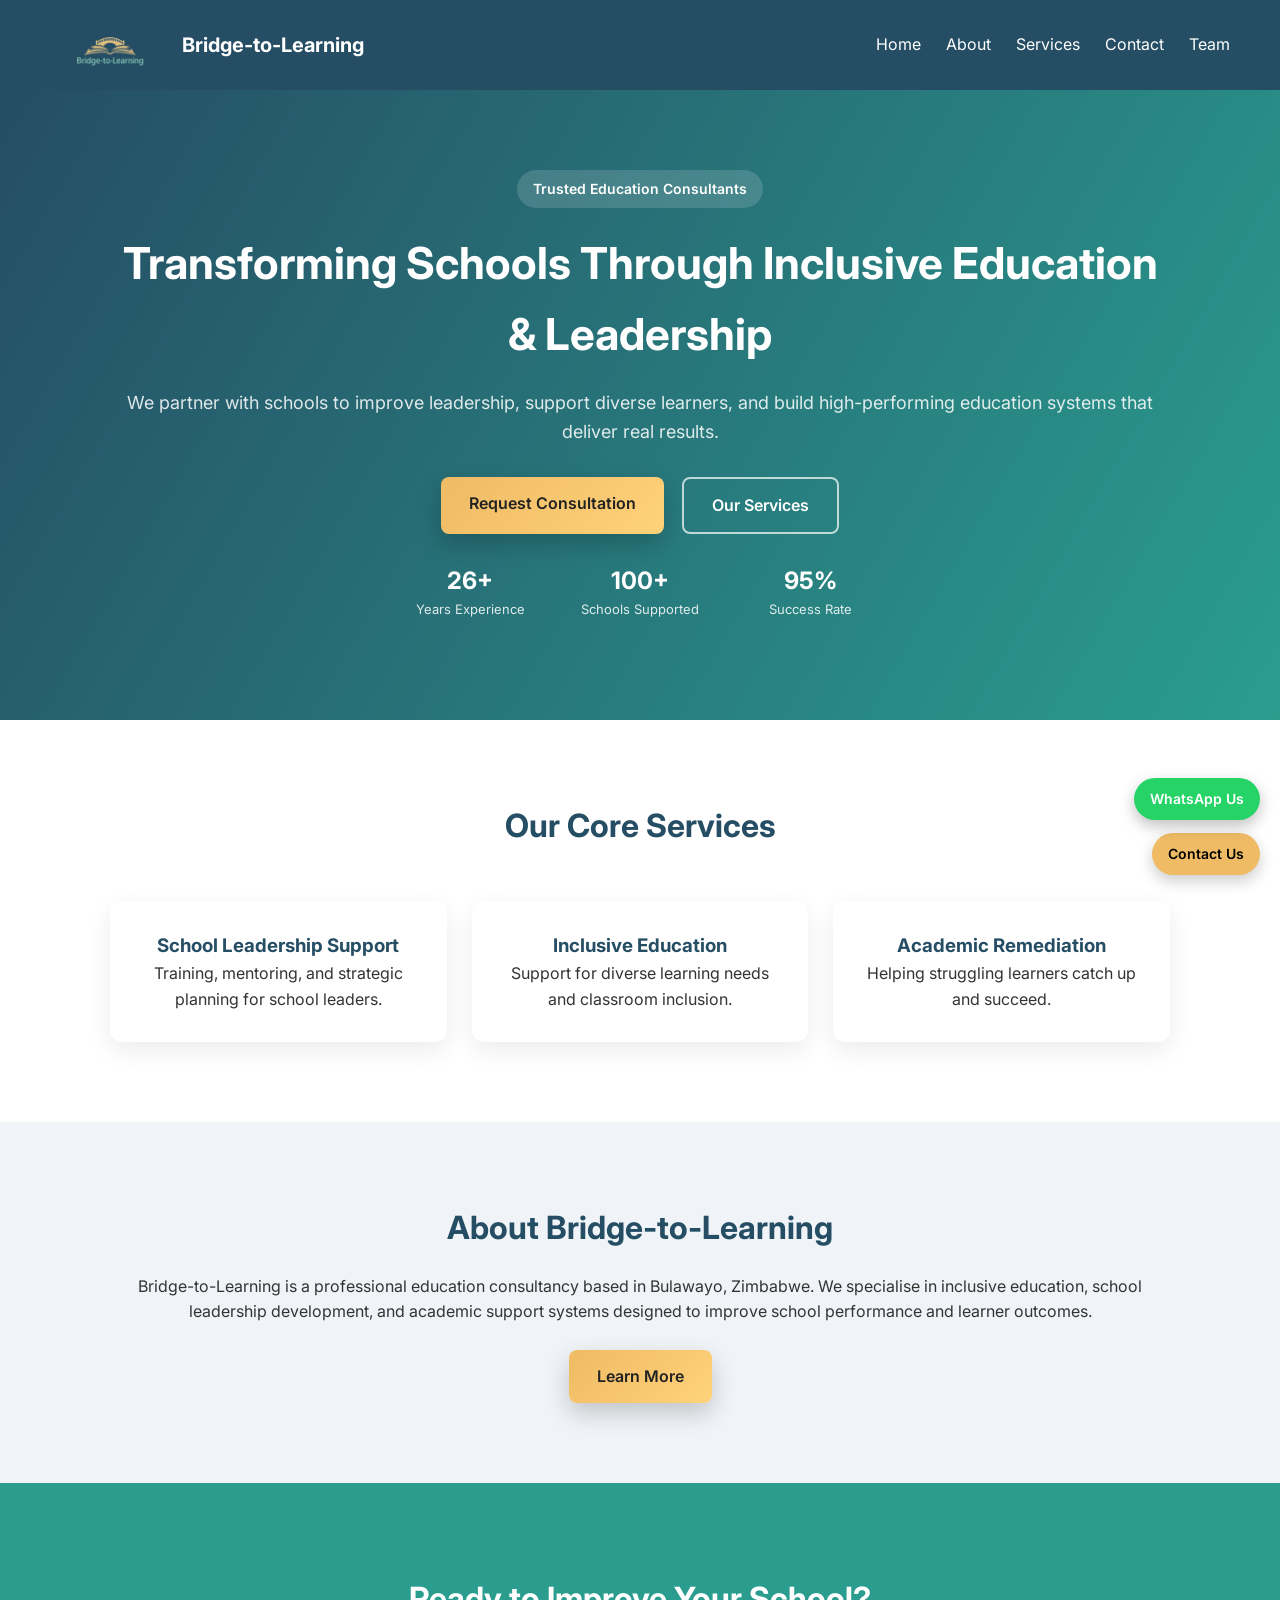
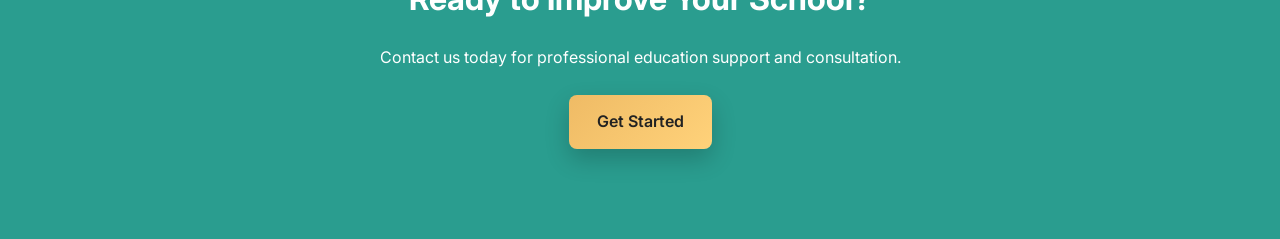
<file: index.html>
<!DOCTYPE html>
<html lang="en">
<head>
  <meta charset="UTF-8">
  <meta name="viewport" content="width=device-width, initial-scale=1.0">

  <title>Bridge-to-Learning | Education Consultancy & School Development in Zimbabwe</title>

  <meta name="description" content="Bridge-to-Learning is a Zimbabwe-based education consultancy providing inclusive education support, school leadership development, curriculum implementation, academic improvement, and school effectiveness consulting.">

  <meta name="robots" content="index, follow">

  <link rel="canonical" href="https://www.bridgetolearningeducation.co.za/">

  <!-- Open Graph -->
  <meta property="og:type" content="website">
  <meta property="og:site_name" content="Bridge-to-Learning">
  <meta property="og:title" content="Bridge-to-Learning | Education Consultancy & School Development">
  <meta property="og:description" content="Helping schools strengthen inclusive education, leadership capacity, curriculum implementation, and learner performance across Zimbabwe.">
  <meta property="og:url" content="https://www.bridgetolearningeducation.co.za/">
  <meta property="og:image" content="https://www.bridgetolearningeducation.co.za/logo1.png">

  <!-- Twitter -->
  <meta name="twitter:card" content="summary_large_image">

  <!-- Google Analytics -->
  <script async src="https://www.googletagmanager.com/gtag/js?id=G-YYG0RNJXDR"></script>
  <script>
    window.dataLayer = window.dataLayer || [];
    function gtag(){dataLayer.push(arguments);}
    gtag('js', new Date());
    gtag('config', 'G-YYG0RNJXDR');
  </script>

   <script type="application/ld+json">
{
  "@context": "https://schema.org",
  "@type": "Organization",
  "@id": "https://www.bridgetolearningeducation.co.za/#organization",
  "name": "Bridge-to-Learning",
  "url": "https://www.bridgetolearningeducation.co.za/",
  "logo": "https://www.bridgetolearningeducation.co.za/logo1.png",
  "description": "Bridge-to-Learning is a Zimbabwe-based education consultancy specializing in inclusive education, school leadership development, curriculum implementation, academic improvement, and school effectiveness.",
  "email": "bridgetolearning123@gmail.com",
  "telephone": "+263710360643",
  "address": {
  "@type": "PostalAddress",
  "addressLocality": "Bulawayo",
  "addressCountry": "Zimbabwe"
},
  "areaServed": {
    "@type": "Country",
    "name": "Zimbabwe"
  }
}
</script>

  <link rel="stylesheet" href="style.css">

<link rel="icon" type="image/x-icon" href="/favicon.ico">
<link rel="icon" type="image/png" sizes="32x32" href="/favicon-32x32.png">
<link rel="icon" type="image/png" sizes="16x16" href="/favicon-16x16.png">
<link rel="apple-touch-icon" href="/apple-touch-icon.png">
<link rel="manifest" href="/site.webmanifest">

</head>

<body>

  <!-- HEADER -->
  <header>
    <div class="logo">
      <img src="logo1.png" alt="Bridge-to-Learning Logo">
      <span>Bridge-to-Learning</span>
    </div>

    <div class="menu-toggle" id="menu-toggle">☰</div>

    <nav id="nav-menu">
      <ul>
        <li><a href="index.html">Home</a></li>
        <li><a href="about.html">About</a></li>
        <li><a href="services.html">Services</a></li>
        <li><a href="contact.html">Contact</a></li>
        <li><a href="profiles.html">Team</a></li>
      </ul>
    </nav>
  </header>

  <!-- HERO -->
  <section class="hero premium-hero">
    <div class="container hero-grid">

      <div class="hero-text">
        <span class="hero-tag">Trusted Education Consultants</span>

        <h1>
          Transforming Schools Through
          <span>Inclusive Education & Leadership</span>
        </h1>

        <p>
          We partner with schools to improve leadership, support diverse learners,
          and build high-performing education systems that deliver real results.
        </p>

        <div class="hero-buttons">
          <a href="contact.html"
             class="btn"
             onclick="return trackContactClick(event, 'Home Hero Request Consultation')">
            Request Consultation
          </a>

          <a href="services.html"
             class="btn-outline"
             data-track="Home Hero Our Services"
             data-event="button_click"
             data-category="Engagement">
            Our Services
          </a>
        </div>

        <div class="hero-stats">
          <div><strong>26+</strong><span>Years Experience</span></div>
          <div><strong>100+</strong><span>Schools Supported</span></div>
          <div><strong>95%</strong><span>Success Rate</span></div>
        </div>
      </div>

    </div>
  </section>

  <!-- SERVICES -->
  <section class="services-preview fade-in">
    <div class="container">
      <h2>Our Core Services</h2>

      <div class="card-container">
        <div class="card">
          <h3>School Leadership Support</h3>
          <p>Training, mentoring, and strategic planning for school leaders.</p>
        </div>

        <div class="card">
          <h3>Inclusive Education</h3>
          <p>Support for diverse learning needs and classroom inclusion.</p>
        </div>

        <div class="card">
          <h3>Academic Remediation</h3>
          <p>Helping struggling learners catch up and succeed.</p>
        </div>
      </div>
    </div>
  </section>

  <!-- ABOUT PREVIEW -->
  <section class="about-preview fade-in">
    <div class="container">
      <h2>About Bridge-to-Learning</h2>

      <p>
        Bridge-to-Learning is a professional education consultancy based in Bulawayo, Zimbabwe.
        We specialise in inclusive education, school leadership development, and academic support systems
        designed to improve school performance and learner outcomes.
      </p>

      <a href="about.html"
         class="btn"
         data-track="Home About Learn More"
         data-event="button_click"
         data-category="Engagement">
        Learn More
      </a>
    </div>
  </section>

  <!-- CTA -->
  <section class="cta fade-in">
    <div class="container">
      <h2>Ready to Improve Your School?</h2>
      <p>Contact us today for professional education support and consultation.</p>

      <a href="contact.html"
         class="btn"
         onclick="return trackContactClick(event, 'Home CTA Get Started')">
        Get Started
      </a>
    </div>
  </section>

  <!-- STICKY BUTTON -->
  <a href="contact.html"
     class="sticky-btn"
     onclick="return trackContactClick(event, 'Home Sticky Contact Button')">
    Contact Us
  </a>

  <!-- WHATSAPP BUTTON -->
  <a href="https://wa.me/263772975546"
     class="whatsapp-btn"
     target="_blank"
     onclick="return trackWhatsAppClick(event, 'Home Floating WhatsApp')">
    WhatsApp Us
  </a>

  <script src="script.js"></script>
</body>
</html>
</file>
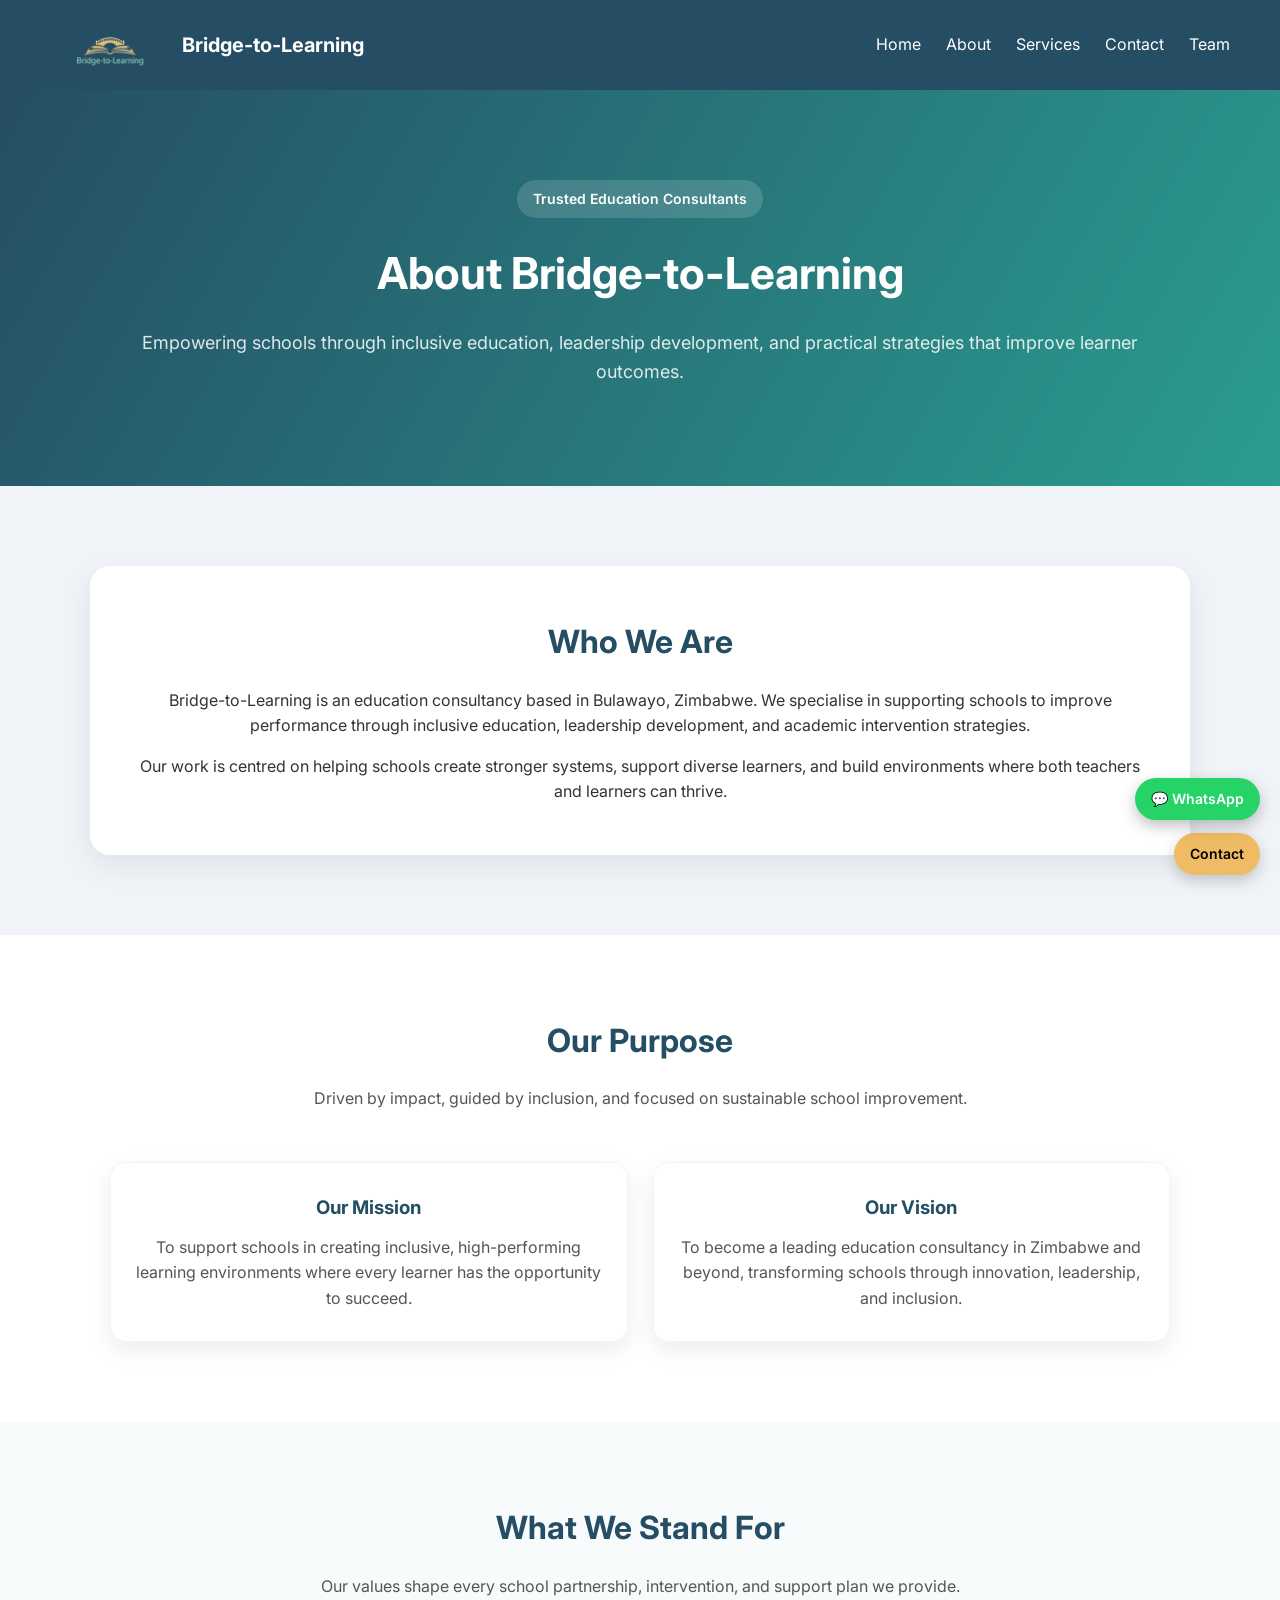
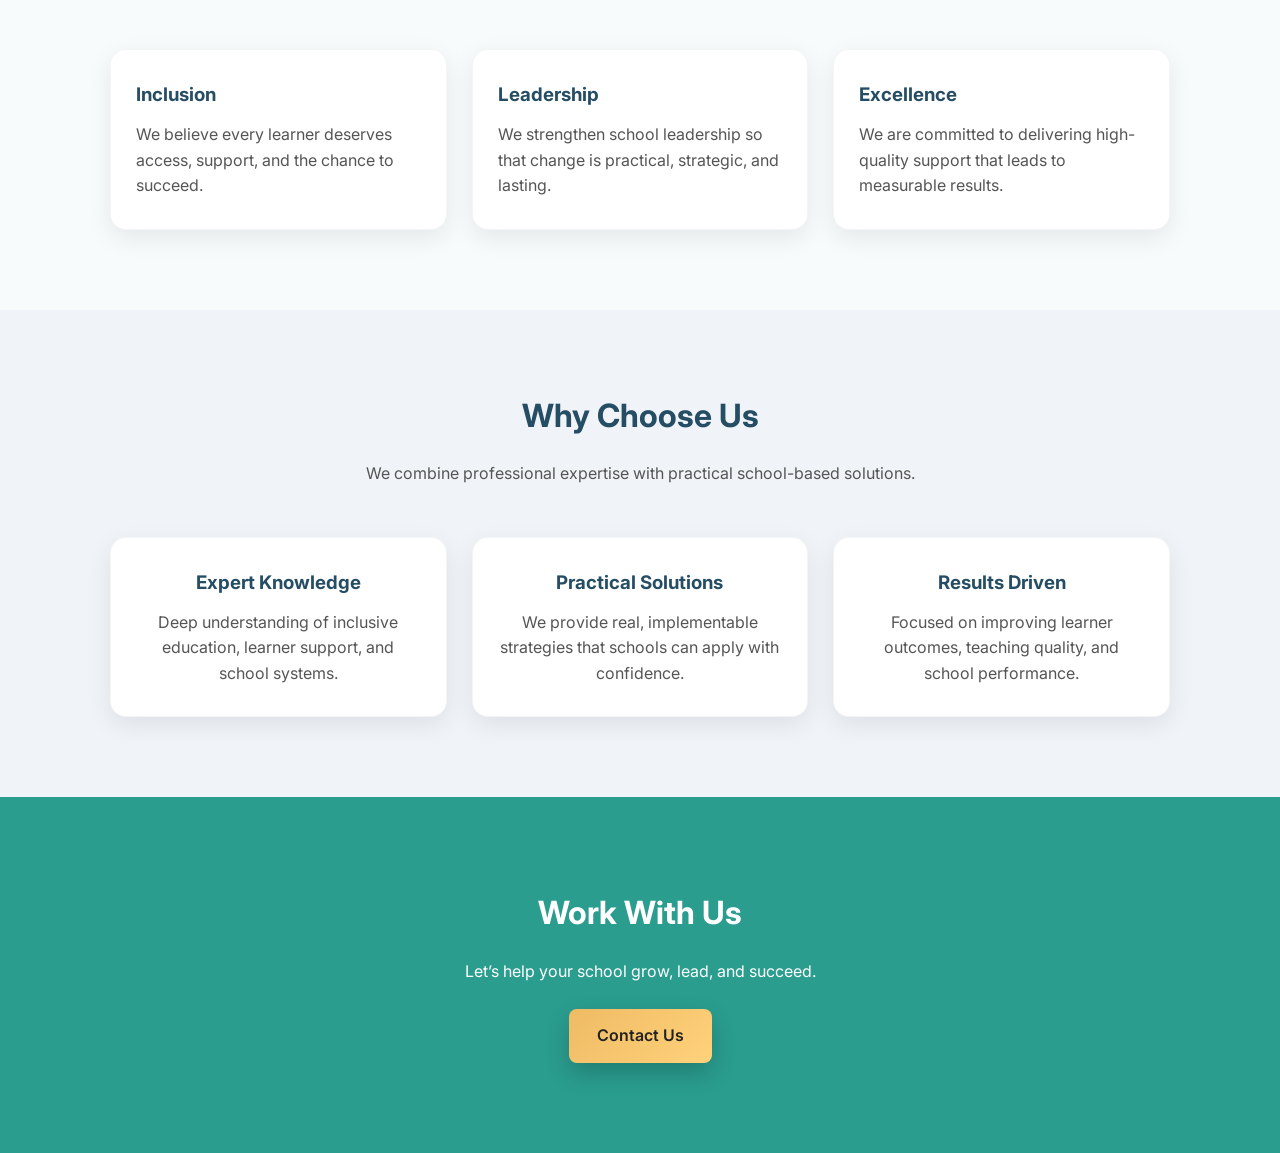
<file: about.html>
<!DOCTYPE html>
<html lang="en">
<head>
  <meta charset="UTF-8">
  <meta name="viewport" content="width=device-width, initial-scale=1.0">
  <title>About - Bridge-to-Learning</title>

  <!-- Google Analytics -->
  <script async src="https://www.googletagmanager.com/gtag/js?id=G-YYG0RNJXDR"></script>
  <script>
    window.dataLayer = window.dataLayer || [];
    function gtag(){dataLayer.push(arguments);}
    gtag('js', new Date());
    gtag('config', 'G-YYG0RNJXDR');
  </script>

  <script type="application/ld+json">
{
  "@context": "https://schema.org",
  "@type": "Organization",
  "@id": "https://www.bridgetolearningeducation.co.za/#organization",
  "name": "Bridge-to-Learning",
  "url": "https://www.bridgetolearningeducation.co.za/",
  "logo": "https://www.bridgetolearningeducation.co.za/logo1.png",
  "description": "Bridge-to-Learning is a Zimbabwe-based education consultancy specializing in inclusive education, school leadership development, curriculum implementation, academic improvement, and school effectiveness.",
  "email": "bridgetolearning123@gmail.com",
  "telephone": "+263710360643",
  "address": {
  "@type": "PostalAddress",
  "addressLocality": "Bulawayo",
  "addressCountry": "Zimbabwe"
},
  "areaServed": {
    "@type": "Country",
    "name": "Zimbabwe"
  }
}
</script>

  <link rel="stylesheet" href="style.css">

<link rel="icon" type="image/x-icon" href="/favicon.ico">
<link rel="icon" type="image/png" sizes="32x32" href="/favicon-32x32.png">
<link rel="icon" type="image/png" sizes="16x16" href="/favicon-16x16.png">
<link rel="apple-touch-icon" href="/apple-touch-icon.png">
<link rel="manifest" href="/site.webmanifest">

</head>

<body>

<!-- HEADER -->
<header>
  <div class="logo">
    <img src="logo1.png" alt="Bridge-to-Learning Logo">
    <span>Bridge-to-Learning</span>
  </div>

  <div class="menu-toggle" id="menu-toggle">☰</div>

  <nav id="nav-menu">
    <ul>
      <li><a href="index.html">Home</a></li>
      <li><a href="about.html">About</a></li>
      <li><a href="services.html">Services</a></li>
      <li><a href="contact.html">Contact</a></li>
      <li><a href="profiles.html">Team</a></li>
    </ul>
  </nav>
</header>

<!-- HERO -->
<section class="hero about-hero fade-in">
  <div class="container">
    <span class="hero-tag">Trusted Education Consultants</span>
    <h1>About Bridge-to-Learning</h1>
    <p>
      Empowering schools through inclusive education, leadership development,
      and practical strategies that improve learner outcomes.
    </p>
  </div>
</section>

<!-- COMPANY OVERVIEW -->
<section class="intro fade-in">
  <div class="container intro-box">
    <h2>Who We Are</h2>
    <p>
      Bridge-to-Learning is an education consultancy based in Bulawayo, Zimbabwe.
      We specialise in supporting schools to improve performance through inclusive education,
      leadership development, and academic intervention strategies.
    </p>
    <p>
      Our work is centred on helping schools create stronger systems, support diverse learners,
      and build environments where both teachers and learners can thrive.
    </p>
  </div>
</section>

<!-- MISSION & VISION -->
<section class="services-preview fade-in">
  <div class="container">
    <div class="section-heading">
      <h2>Our Purpose</h2>
      <p>Driven by impact, guided by inclusion, and focused on sustainable school improvement.</p>
    </div>

    <div class="card-container">
      <div class="card premium-card">
        <h3>Our Mission</h3>
        <p>
          To support schools in creating inclusive, high-performing learning environments
          where every learner has the opportunity to succeed.
        </p>
      </div>

      <div class="card premium-card">
        <h3>Our Vision</h3>
        <p>
          To become a leading education consultancy in Zimbabwe and beyond,
          transforming schools through innovation, leadership, and inclusion.
        </p>
      </div>
    </div>
  </div>
</section>

<!-- VALUES -->
<section class="about-values fade-in">
  <div class="container">
    <div class="section-heading">
      <h2>What We Stand For</h2>
      <p>Our values shape every school partnership, intervention, and support plan we provide.</p>
    </div>

    <div class="card-container">
      <div class="card premium-card">
        <h3>Inclusion</h3>
        <p>We believe every learner deserves access, support, and the chance to succeed.</p>
      </div>

      <div class="card premium-card">
        <h3>Leadership</h3>
        <p>We strengthen school leadership so that change is practical, strategic, and lasting.</p>
      </div>

      <div class="card premium-card">
        <h3>Excellence</h3>
        <p>We are committed to delivering high-quality support that leads to measurable results.</p>
      </div>
    </div>
  </div>
</section>

<!-- WHY CHOOSE US -->
<section class="about-preview fade-in">
  <div class="container">
    <div class="section-heading">
      <h2>Why Choose Us</h2>
      <p>We combine professional expertise with practical school-based solutions.</p>
    </div>

    <div class="card-container">
      <div class="card premium-card">
        <h3>Expert Knowledge</h3>
        <p>Deep understanding of inclusive education, learner support, and school systems.</p>
      </div>

      <div class="card premium-card">
        <h3>Practical Solutions</h3>
        <p>We provide real, implementable strategies that schools can apply with confidence.</p>
      </div>

      <div class="card premium-card">
        <h3>Results Driven</h3>
        <p>Focused on improving learner outcomes, teaching quality, and school performance.</p>
      </div>
    </div>
  </div>
</section>

<!-- CTA -->
<section class="cta fade-in">
  <div class="container">
    <h2>Work With Us</h2>
    <p>Let’s help your school grow, lead, and succeed.</p>

    <a href="contact.html"
       class="btn"
       onclick="return trackContactClick(event, 'About CTA Contact Us')">
      Contact Us
    </a>
  </div>
</section>

<!-- FLOATING BUTTONS -->
<a href="contact.html"
   class="sticky-btn"
   onclick="return trackContactClick(event, 'About Sticky Contact Button')">
  Contact
</a>

<a href="https://wa.me/263772975546"
   class="whatsapp-btn"
   target="_blank"
   onclick="return trackWhatsAppClick(event, 'About Floating WhatsApp')">
  💬 WhatsApp
</a>

<script src="script.js"></script>

</body>
</html>
</file>
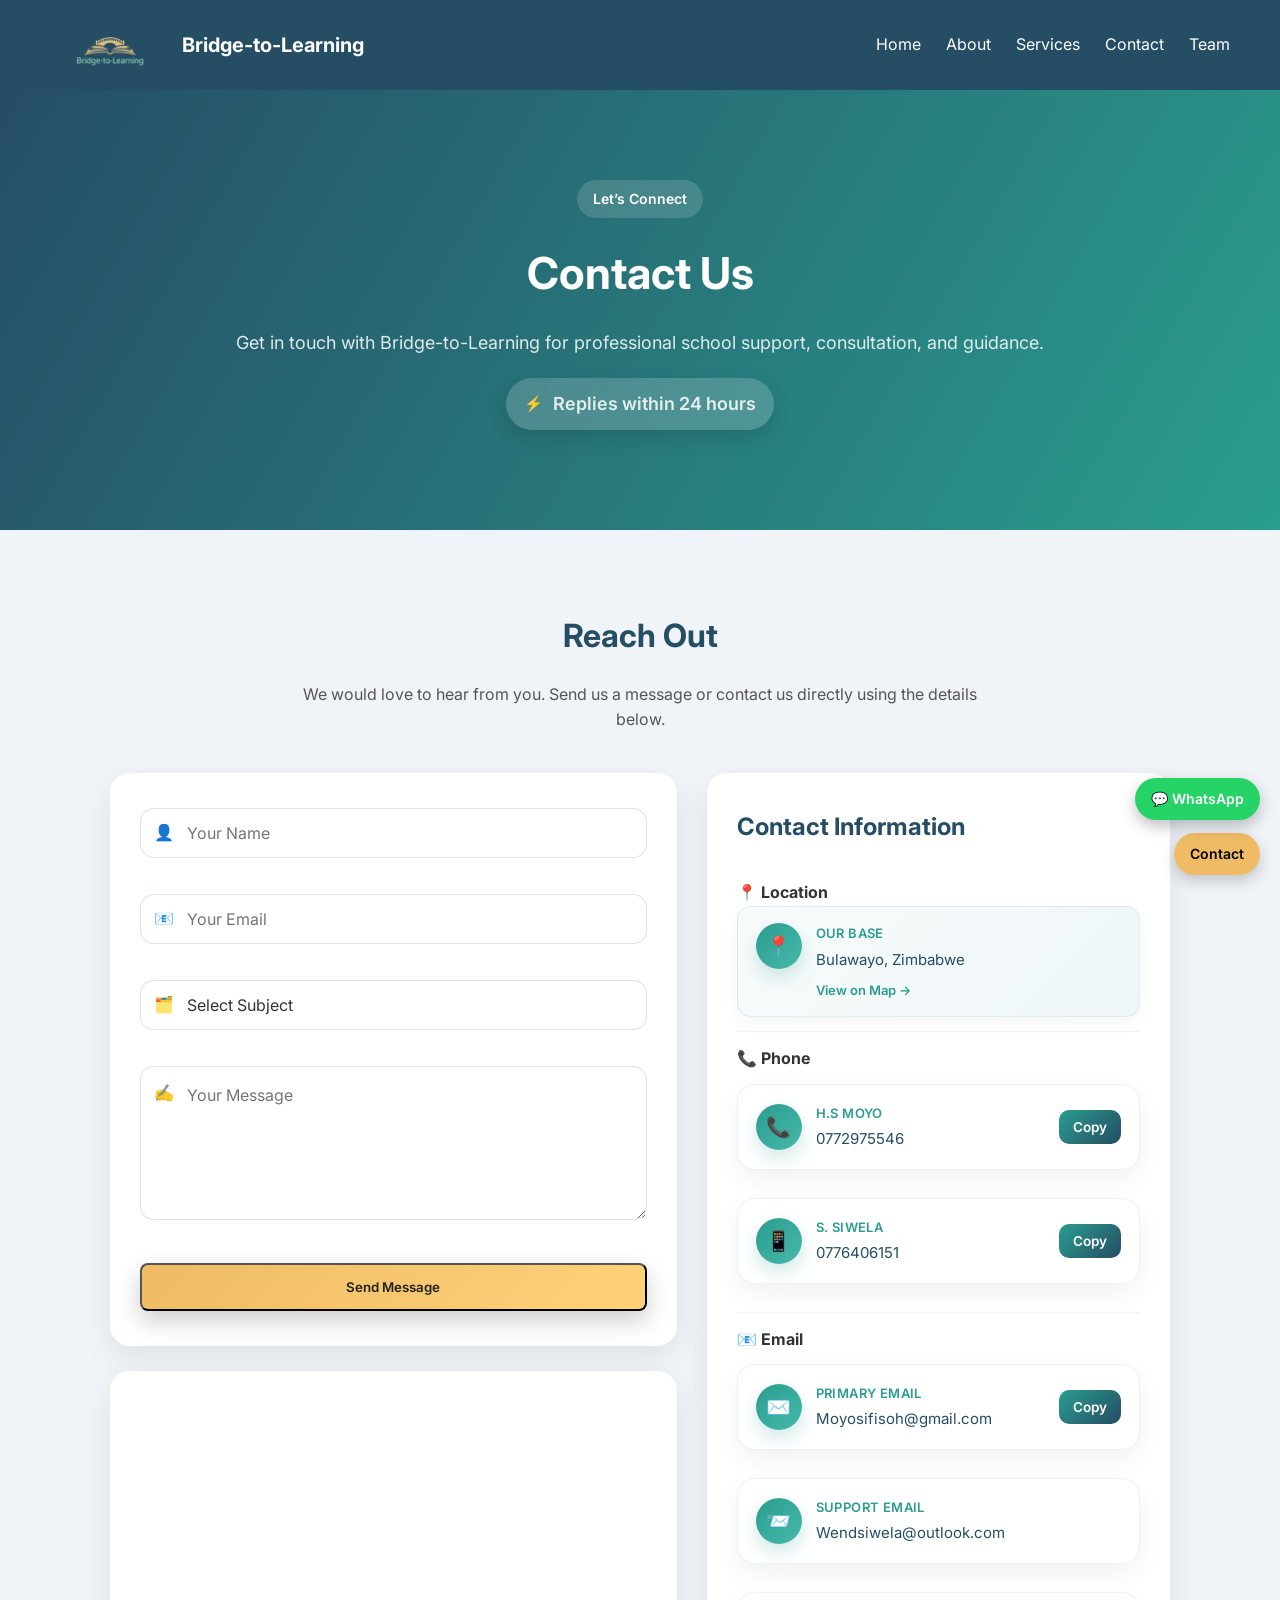
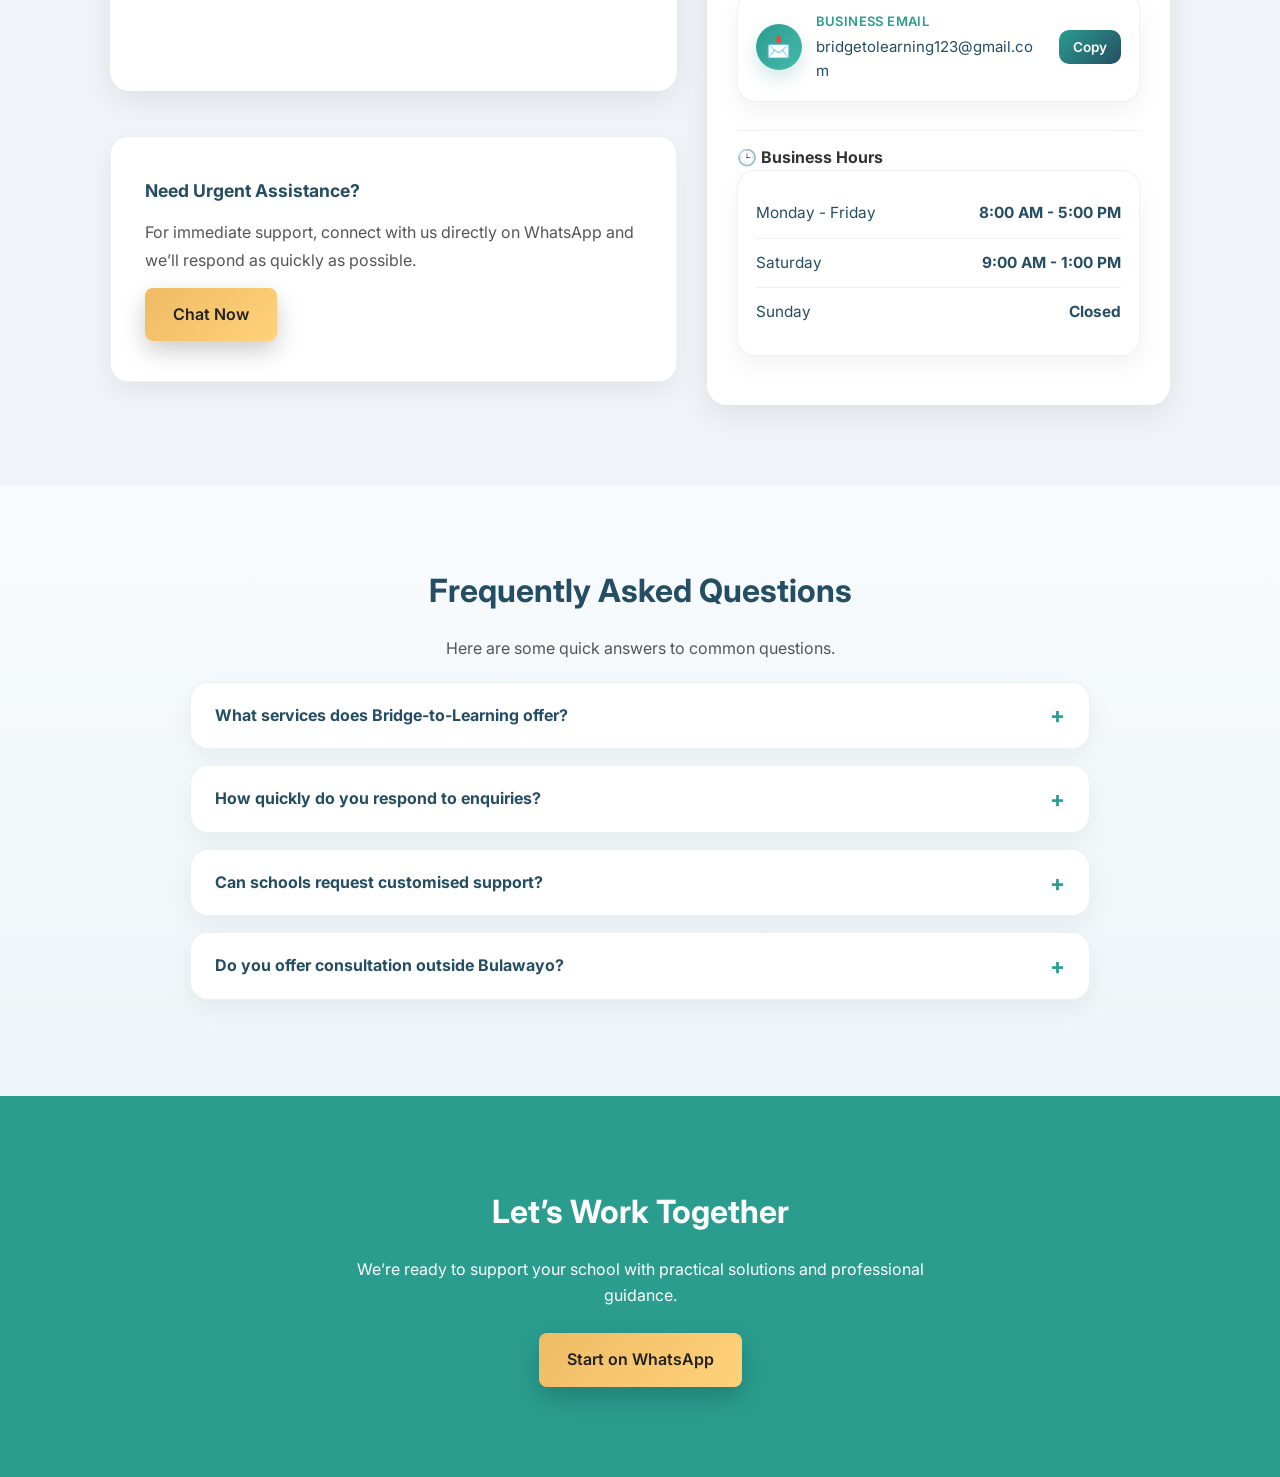
<file: contact.html>
<!DOCTYPE html>
<html lang="en">
<head>
  <meta charset="UTF-8">
  <meta name="viewport" content="width=device-width, initial-scale=1.0">
  <title>Contact - Bridge-to-Learning</title>

  <!-- Google Analytics -->
  <script async src="https://www.googletagmanager.com/gtag/js?id=G-YYG0RNJXDR"></script>
  <script>
    window.dataLayer = window.dataLayer || [];
    function gtag(){dataLayer.push(arguments);}
    gtag('js', new Date());
    gtag('config', 'G-YYG0RNJXDR');
  </script>

   <script type="application/ld+json">
{
  "@context": "https://schema.org",
  "@type": "Organization",
  "@id": "https://www.bridgetolearningeducation.co.za/#organization",
  "name": "Bridge-to-Learning",
  "url": "https://www.bridgetolearningeducation.co.za/",
  "logo": "https://www.bridgetolearningeducation.co.za/logo1.png",
  "description": "Bridge-to-Learning is a Zimbabwe-based education consultancy specializing in inclusive education, school leadership development, curriculum implementation, academic improvement, and school effectiveness.",
  "email": "bridgetolearning123@gmail.com",
  "telephone": "+263710360643",
  "address": {
  "@type": "PostalAddress",
  "addressLocality": "Bulawayo",
  "addressCountry": "Zimbabwe"
},
  "areaServed": {
    "@type": "Country",
    "name": "Zimbabwe"
  }
}
</script>

  <link rel="stylesheet" href="style.css">

<link rel="icon" type="image/x-icon" href="/favicon.ico">
<link rel="icon" type="image/png" sizes="32x32" href="/favicon-32x32.png">
<link rel="icon" type="image/png" sizes="16x16" href="/favicon-16x16.png">
<link rel="apple-touch-icon" href="/apple-touch-icon.png">
<link rel="manifest" href="/site.webmanifest">

</head>
<body>

  <!-- HEADER -->
  <header>
    <div class="logo">
      <img src="logo1.png" alt="Bridge-to-Learning Logo">
      <span>Bridge-to-Learning</span>
    </div>

    <div class="menu-toggle" id="menu-toggle">☰</div>

    <nav id="nav-menu">
      <ul>
        <li><a href="index.html">Home</a></li>
        <li><a href="about.html">About</a></li>
        <li><a href="services.html">Services</a></li>
        <li><a href="contact.html">Contact</a></li>
        <li><a href="profiles.html">Team</a></li>
      </ul>
    </nav>
  </header>

  <!-- HERO -->
  <section class="hero contact-hero fade-in">
    <div class="container">
      <span class="hero-tag">Let’s Connect</span>
      <h1>Contact Us</h1>
      <p>Get in touch with Bridge-to-Learning for professional school support, consultation, and guidance.</p>

      <div class="response-badge">
        <span>⚡</span>
        <p>Replies within 24 hours</p>
      </div>
    </div>
  </section>

  <!-- CONTACT SECTION -->
  <section class="intro fade-in">
    <div class="container">

      <div class="section-heading">
        <h2>Reach Out</h2>
        <p>We would love to hear from you. Send us a message or contact us directly using the details below.</p>
      </div>

      <div class="contact-grid">

        <!-- LEFT COLUMN -->
        <div class="contact-left-column">

          <!-- FORM -->
         <form 
  class="contact-form premium-form"
  action="https://formspree.io/f/xnjlzkqo"
  method="POST"
>
  <input type="hidden" name="_subject" value="New Bridge-to-Learning Contact Form Submission">

  <!-- Honeypot -->
  <div style="position:absolute; left:-9999px;">
    <input type="text" name="_gotcha">
  </div>

  <div class="input-group">
    <span class="input-icon">👤</span>
    <input type="text" name="name" placeholder="Your Name" required>
  </div>

  <div class="input-group">
    <span class="input-icon">📧</span>
    <input type="email" name="email" placeholder="Your Email" required>
  </div>

  <div class="input-group">
    <span class="input-icon">🗂️</span>
    <select name="subject" required>
      <option value="">Select Subject</option>
      <option>School Improvement Support</option>
      <option>Inclusive Education Consultation</option>
      <option>Leadership Support</option>
      <option>Curriculum Guidance</option>
      <option>Inspection Readiness</option>
      <option>General Enquiry</option>
    </select>
  </div>

  <div class="input-group textarea-group">
    <span class="input-icon">✍️</span>
    <textarea name="message" placeholder="Your Message" rows="6" required></textarea>
  </div>

  <button type="submit" class="btn submit-btn">
    Send Message
  </button>
</form>
          <!-- MAP -->
          <div class="map-card contact-map">
            <iframe
              src="https://www.google.com/maps?q=Bulawayo,Zimbabwe&output=embed"
              width="100%"
              height="100%"
              style="border:0;"
              allowfullscreen=""
              loading="lazy">
            </iframe>
          </div>

          <div class="contact-extra-stack">
            <div class="urgent-box">
              <h4>Need Urgent Assistance?</h4>
              <p>For immediate support, connect with us directly on WhatsApp and we’ll respond as quickly as possible.</p>
              <a href="https://wa.me/263772975546"
                 target="_blank"
                 class="btn urgent-btn"
                 onclick="return trackWhatsAppClick(event, 'Urgent Box WhatsApp')">
                 Chat Now
              </a>
            </div>
          </div>

        </div>

        <!-- RIGHT COLUMN -->
        <div class="contact-details premium-contact-card">
          <h3>Contact Information</h3>

          <div class="contact-item">
            <p><strong>📍 Location</strong></p>
            <div class="location-card premium-hover-card">
              <span class="location-icon">📍</span>
              <div class="location-content">
                <span class="location-label">Our Base</span>
                <span class="location-address">Bulawayo, Zimbabwe</span>
                <a href="https://www.google.com/maps?q=Bulawayo,Zimbabwe" target="_blank" class="location-link">
                  View on Map →
                </a>
              </div>
            </div>
          </div>

          <div class="contact-item">
            <p><strong>📞 Phone</strong></p>
            <div class="phone-list premium-phone-list">
              <div class="phone-card premium-hover-card">
                <a href="tel:0772975546" class="card-main-link">
                  <span class="phone-icon">📞</span>
                  <div class="phone-content">
                    <span class="phone-label">H.S Moyo</span>
                    <span class="phone-number">0772975546</span>
                  </div>
                </a>
                <button class="copy-btn" data-copy="0772975546" type="button">Copy</button>
              </div>

              <div class="phone-card premium-hover-card">
                <a href="tel:0776406151" class="card-main-link">
                  <span class="phone-icon">📱</span>
                  <div class="phone-content">
                    <span class="phone-label">S. Siwela</span>
                    <span class="phone-number">0776406151</span>
                  </div>
                </a>
                <button class="copy-btn" data-copy="0776406151" type="button">Copy</button>
              </div>
            </div>
          </div>

          <div class="contact-item">
            <p><strong>📧 Email</strong></p>
            <div class="email-list premium-email-list">
              <div class="email-card premium-hover-card">
                <a href="mailto:Moyosifisoh@gmail.com" class="card-main-link">
                  <span class="email-icon">✉️</span>
                  <div class="email-content">
                    <span class="email-label">Primary Email</span>
                    <span class="email-address">Moyosifisoh@gmail.com</span>
                  </div>
                </a>
                <button class="copy-btn" data-copy="Moyosifisoh@gmail.com" type="button">Copy</button>
              </div>

              <a href="mailto:Wendsiwela@outlook.com" class="email-card">
                <span class="email-icon">📨</span>
                <div class="email-content">
                  <span class="email-label">Support Email</span>
                  <span class="email-address">Wendsiwela@outlook.com</span>
                </div>
              </a>

              <div class="email-card premium-hover-card">
                <a href="mailto:bridgetolearning123@gmail.com" class="card-main-link">
                  <span class="email-icon">📩</span>
                  <div class="email-content">
                    <span class="email-label">Business Email</span>
                    <span class="email-address">bridgetolearning123@gmail.com</span>
                  </div>
                </a>
                <button class="copy-btn" data-copy="bridgetolearning123@gmail.com" type="button">Copy</button>
              </div>
            </div>
          </div>

          <div class="contact-item">
            <p><strong>🕒 Business Hours</strong></p>
            <div class="hours-card premium-hover-card">
              <div class="hours-row">
                <span>Monday - Friday</span>
                <strong>8:00 AM - 5:00 PM</strong>
              </div>
              <div class="hours-row">
                <span>Saturday</span>
                <strong>9:00 AM - 1:00 PM</strong>
              </div>
              <div class="hours-row">
                <span>Sunday</span>
                <strong>Closed</strong>
              </div>
            </div>
          </div>
        </div>

      </div>
    </div>
  </section>

  <!-- FAQ -->
  <section class="faq-section fade-in">
    <div class="container">
      <div class="section-heading">
        <h2>Frequently Asked Questions</h2>
        <p>Here are some quick answers to common questions.</p>
      </div>

      <div class="faq-container">
        <details class="faq-item">
          <summary>What services does Bridge-to-Learning offer?</summary>
          <p>We provide school support, inclusive education guidance, leadership support, curriculum assistance, and inspection readiness consultation.</p>
        </details>

        <details class="faq-item">
          <summary>How quickly do you respond to enquiries?</summary>
          <p>We aim to respond to all messages within 24 hours during business days.</p>
        </details>

        <details class="faq-item">
          <summary>Can schools request customised support?</summary>
          <p>Yes. We tailor our support based on the needs of each school, leadership team, or educational programme.</p>
        </details>

        <details class="faq-item">
          <summary>Do you offer consultation outside Bulawayo?</summary>
          <p>Yes. Depending on the need, support can be arranged for schools and institutions in other locations as well.</p>
        </details>
      </div>
    </div>
  </section>

  <!-- CTA -->
  <section class="cta fade-in">
    <div class="container">
      <h2>Let’s Work Together</h2>
      <p>We’re ready to support your school with practical solutions and professional guidance.</p>
      <a href="https://wa.me/263772975546"
         class="btn"
         target="_blank"
         onclick="return trackWhatsAppClick(event, 'CTA WhatsApp')">
         Start on WhatsApp
      </a>
    </div>
  </section>

  <!-- FLOATING BUTTONS -->
  <a href="contact.html" class="sticky-btn">Contact</a>

  <a href="https://wa.me/263772975546"
     class="whatsapp-btn"
     target="_blank"
     onclick="return trackWhatsAppClick(event, 'Floating WhatsApp Button')">
    💬 WhatsApp
  </a>

  <script src="script.js"></script>
</body>
</html>
</file>
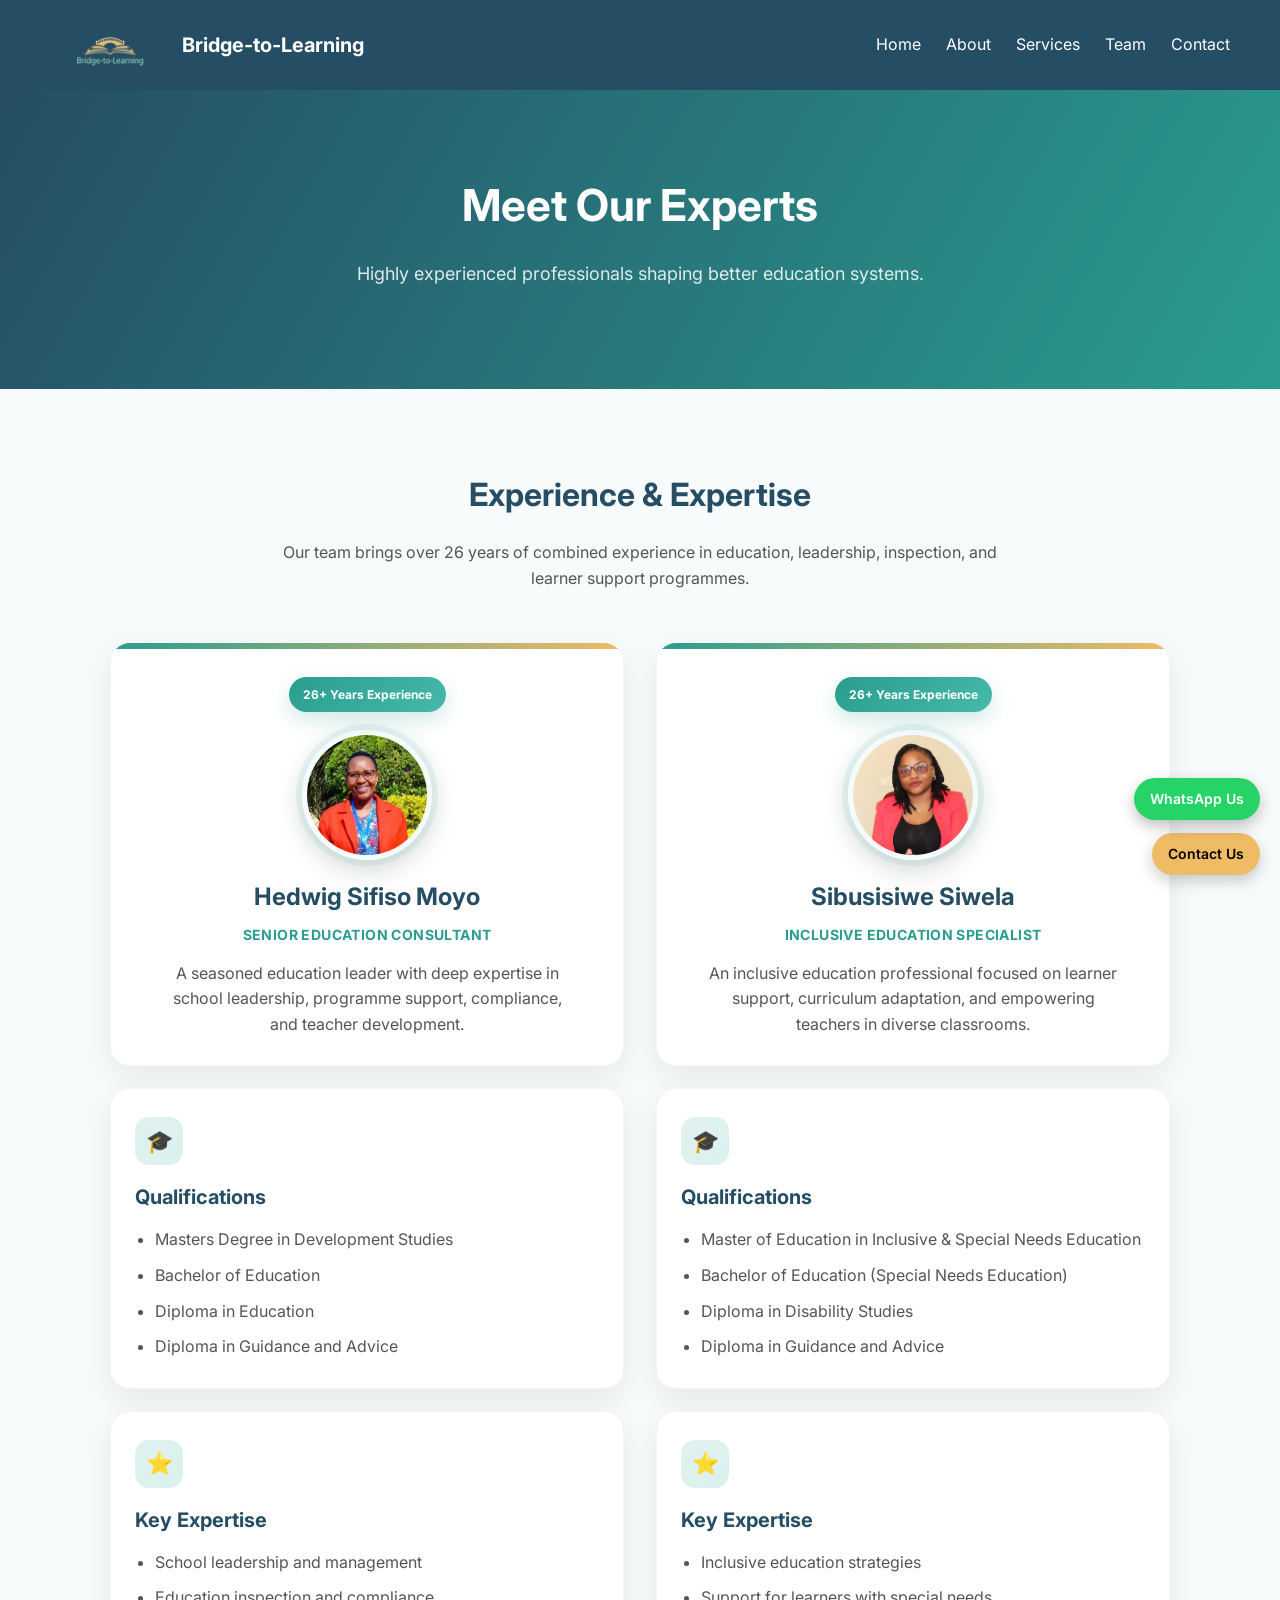
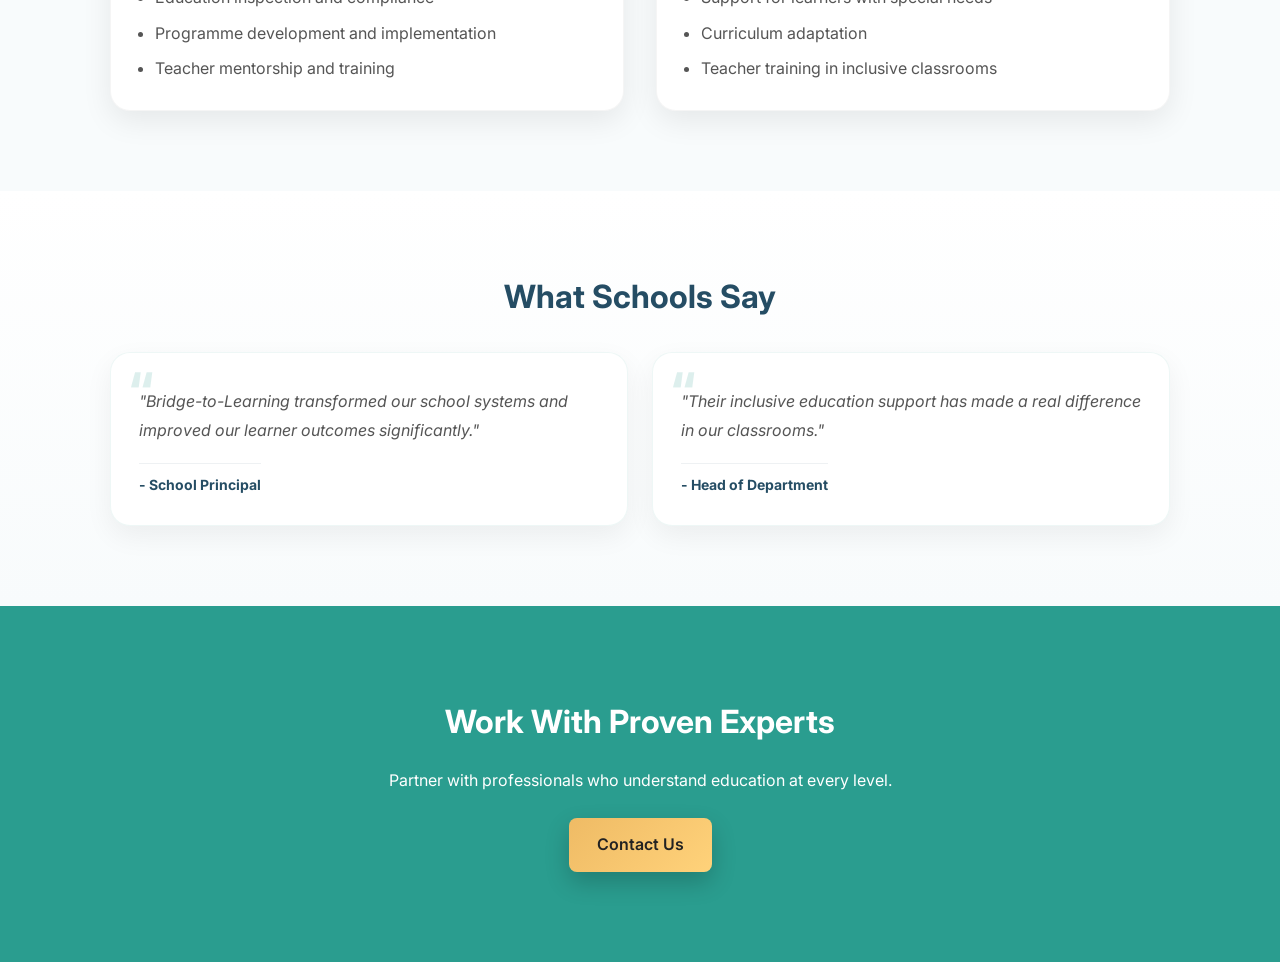
<file: profiles.html>
<!DOCTYPE html>
<html lang="en">
<head>
  <meta charset="UTF-8">
  <meta name="viewport" content="width=device-width, initial-scale=1.0">
  <title>Meet Our Education Consultants | Bridge-to-Learning</title>

  <meta name="description" content="Meet the experienced education consultants at Bridge-to-Learning who are dedicated to helping students achieve their academic and career goals.">

  <meta name="robots" content="index, follow">

  <link rel="canonical" href="https://www.bridgetolearningeducation.co.za/profiles.html">

  <meta property="og:type" content="website">
  <meta property="og:site_name" content="Bridge-to-Learning">
  <meta property="og:title" content="Meet Our Education Consultants | Bridge-to-Learning">
  <meta property="og:description" content="Get to know the experienced education consultants behind Bridge-to-Learning.">
  <meta property="og:url" content="https://www.bridgetolearningeducation.co.za/profiles.html">
  <meta property="og:image" content="https://www.bridgetolearningeducation.co.za/logo1.png">

  <meta name="twitter:card" content="summary_large_image">


  <!-- Google Analytics -->
  <script async src="https://www.googletagmanager.com/gtag/js?id=G-YYG0RNJXDR"></script>
  <script>
    window.dataLayer = window.dataLayer || [];
    function gtag(){dataLayer.push(arguments);}
    gtag('js', new Date());

    gtag('config', 'G-YYG0RNJXDR');
  </script>

   <script type="application/ld+json">
{
  "@context": "https://schema.org",
  "@type": "Organization",
  "@id": "https://www.bridgetolearningeducation.co.za/#organization",
  "name": "Bridge-to-Learning",
  "url": "https://www.bridgetolearningeducation.co.za/",
  "logo": "https://www.bridgetolearningeducation.co.za/logo1.png",
  "description": "Bridge-to-Learning is a Zimbabwe-based education consultancy specializing in inclusive education, school leadership development, curriculum implementation, academic improvement, and school effectiveness.",
  "email": "bridgetolearning123@gmail.com",
  "telephone": "+263710360643",
  "address": {
  "@type": "PostalAddress",
  "addressLocality": "Bulawayo",
  "addressCountry": "Zimbabwe"
},
  "areaServed": {
    "@type": "Country",
    "name": "Zimbabwe"
  }
}
</script>

  <link rel="stylesheet" href="style.css">

<link rel="icon" type="image/x-icon" href="/favicon.ico">
<link rel="icon" type="image/png" sizes="32x32" href="/favicon-32x32.png">
<link rel="icon" type="image/png" sizes="16x16" href="/favicon-16x16.png">
<link rel="apple-touch-icon" href="/apple-touch-icon.png">
<link rel="manifest" href="/site.webmanifest">

</head>

<body>

<header>
  <div class="logo">
    <img src="logo1.png" alt="Bridge-to-Learning Logo">
    <span>Bridge-to-Learning</span>
  </div>

  <div class="menu-toggle" id="menu-toggle">☰</div>

  <nav id="nav-menu">
    <ul>
      <li><a href="index.html">Home</a></li>
      <li><a href="about.html">About</a></li>
      <li><a href="services.html">Services</a></li>
      <li><a href="profiles.html">Team</a></li>
      <li><a href="contact.html">Contact</a></li>
    </ul>
  </nav>
</header>

<!-- HERO -->
<section class="hero fade-in">
  <div class="container">
    <h1>Meet Our Experts</h1>
    <p>Highly experienced professionals shaping better education systems.</p>
  </div>
</section>

<!-- EXPERIENCE INTRO -->
<section class="profiles-section fade-in">
  <div class="container">

    <h2>Experience & Expertise</h2>
    <p class="profiles-intro">
      Our team brings over 26 years of combined experience in education,
      leadership, inspection, and learner support programmes.
    </p>

    <div class="profile-container">

      <!-- ================= PERSON 1 ================= -->
      <div class="profile-group">

        <!-- CARD 1: PROFILE -->
        <div class="profile-card main-card">
          <div class="profile-badge">26+ Years Experience</div>
          <img src="founder 1.jpeg" alt="Hedwig Sifiso Moyo">
          <h3>Hedwig Sifiso Moyo</h3>
          <span class="role">Senior Education Consultant</span>
          <p class="profile-summary">
            A seasoned education leader with deep expertise in school leadership,
            programme support, compliance, and teacher development.
          </p>
        </div>

        <!-- CARD 2: QUALIFICATIONS -->
        <div class="profile-card info-card">
          <div class="card-icon">🎓</div>
          <h4>Qualifications</h4>
          <ul>
            <li>Masters Degree in Development Studies</li>
            <li>Bachelor of Education</li>
            <li>Diploma in Education</li>
            <li>Diploma in Guidance and Advice</li>
          </ul>
        </div>

        <!-- CARD 3: EXPERTISE -->
        <div class="profile-card info-card">
          <div class="card-icon">⭐</div>
          <h4>Key Expertise</h4>
          <ul>
            <li>School leadership and management</li>
            <li>Education inspection and compliance</li>
            <li>Programme development and implementation</li>
            <li>Teacher mentorship and training</li>
          </ul>
        </div>

      </div>

      <!-- ================= PERSON 2 ================= -->
      <div class="profile-group">

        <!-- CARD 1: PROFILE -->
        <div class="profile-card main-card">
          <div class="profile-badge">26+ Years Experience</div>
          <img src="founder 2.jpeg" alt="Sibusisiwe Siwela">
          <h3>Sibusisiwe Siwela</h3>
          <span class="role">Inclusive Education Specialist</span>
          <p class="profile-summary">
            An inclusive education professional focused on learner support,
            curriculum adaptation, and empowering teachers in diverse classrooms.
          </p>
        </div>

        <!-- CARD 2: QUALIFICATIONS -->
        <div class="profile-card info-card">
          <div class="card-icon">🎓</div>
          <h4>Qualifications</h4>
          <ul>
            <li>Master of Education in Inclusive & Special Needs Education</li>
            <li>Bachelor of Education (Special Needs Education)</li>
            <li>Diploma in Disability Studies</li>
            <li>Diploma in Guidance and Advice</li>
          </ul>
        </div>

        <!-- CARD 3: EXPERTISE -->
        <div class="profile-card info-card">
          <div class="card-icon">⭐</div>
          <h4>Key Expertise</h4>
          <ul>
            <li>Inclusive education strategies</li>
            <li>Support for learners with special needs</li>
            <li>Curriculum adaptation</li>
            <li>Teacher training in inclusive classrooms</li>
          </ul>
        </div>

      </div>

    </div>

  </div>
</section>

<section class="testimonials">
  <div class="container">

    <h2>What Schools Say</h2>

    <div class="card-container">

      <div class="card">
        <p>
          "Bridge-to-Learning transformed our school systems and improved
          our learner outcomes significantly."
        </p>
        <strong>- School Principal</strong>
      </div>

      <div class="card">
        <p>
          "Their inclusive education support has made a real difference
          in our classrooms."
        </p>
        <strong>- Head of Department</strong>
      </div>

    </div>

  </div>
</section>

<!-- CTA -->
<section class="cta fade-in">
  <div class="container">
    <h2>Work With Proven Experts</h2>
    <p>Partner with professionals who understand education at every level.</p>
    <a href="contact.html" class="btn">Contact Us</a>
  </div>
</section>

<a href="contact.html" class="sticky-btn">Contact Us</a>

<a href="https://wa.me/263772975546"
   class="whatsapp-btn"
   target="_blank"
   onclick="return trackWhatsAppClick(event, 'Profiles Floating WhatsApp')">
  WhatsApp Us
</a>

<script src="script.js"></script>

</body>
</html>
</file>
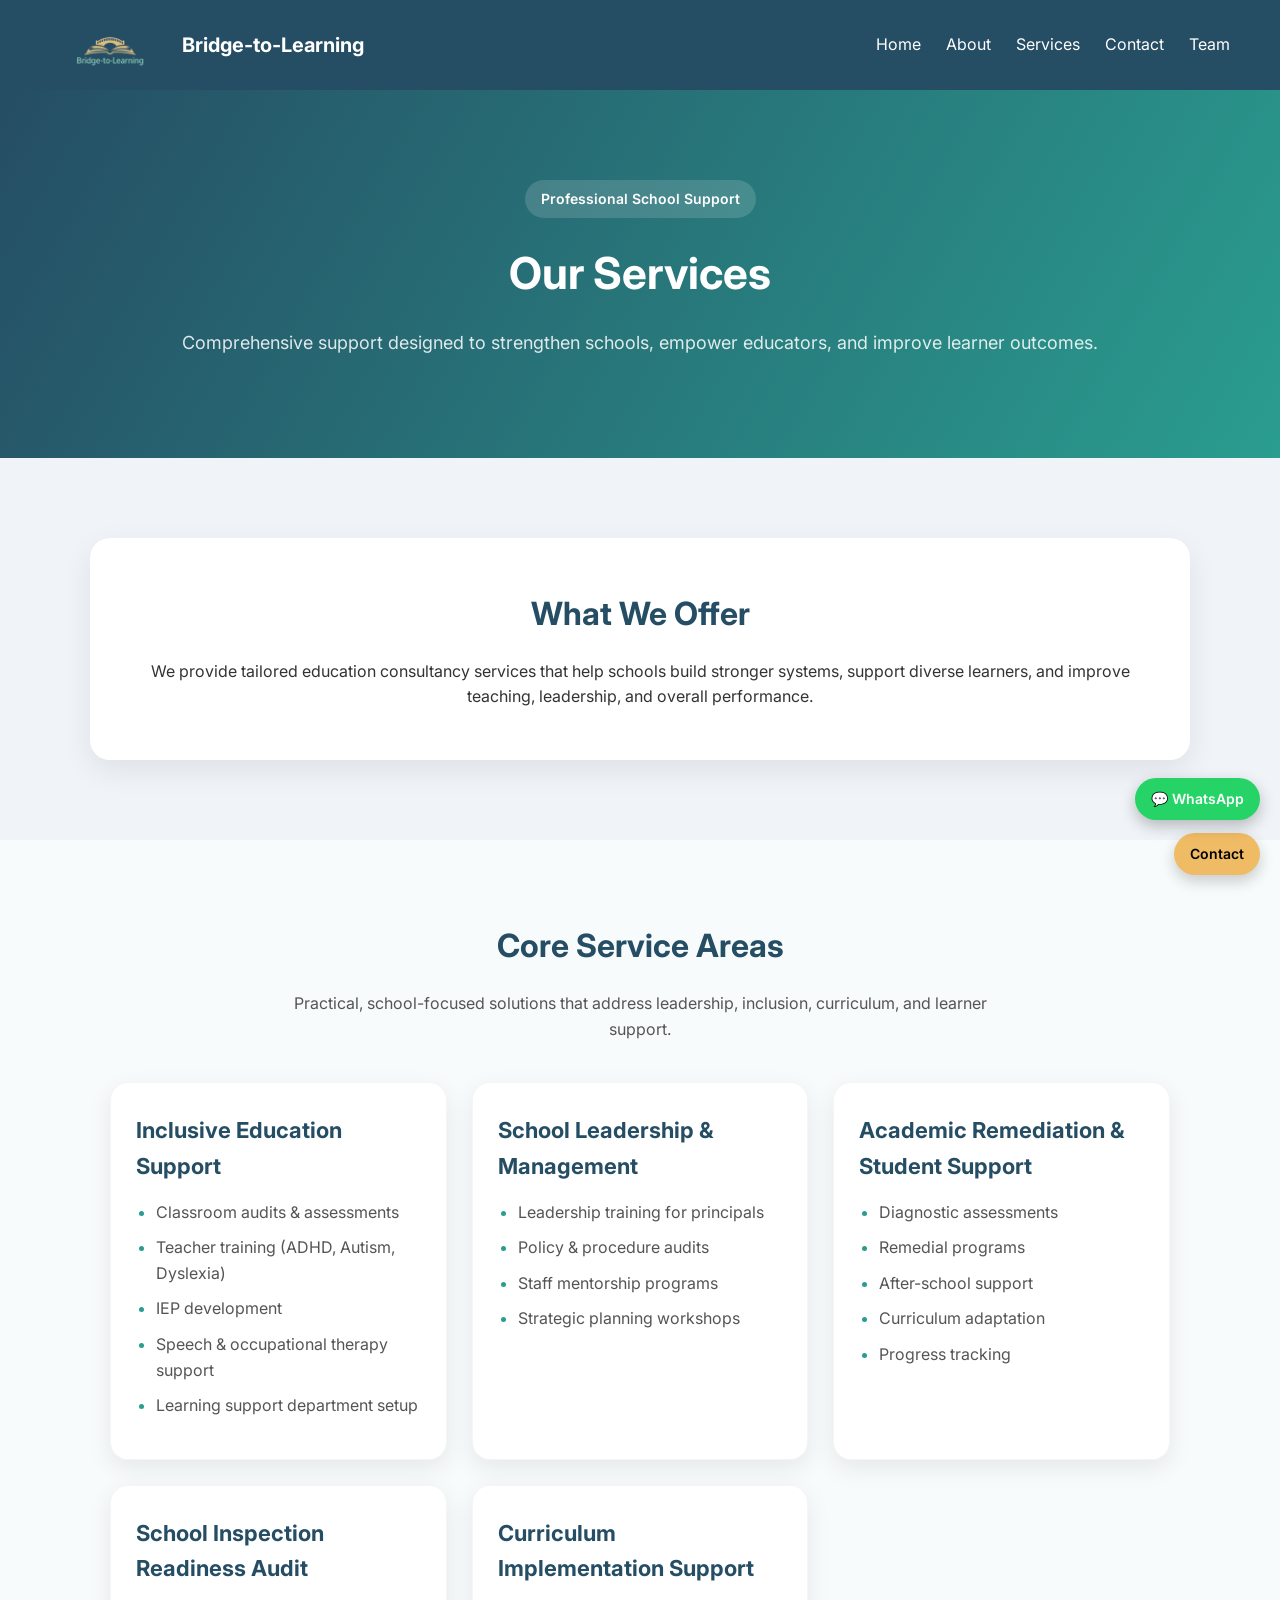
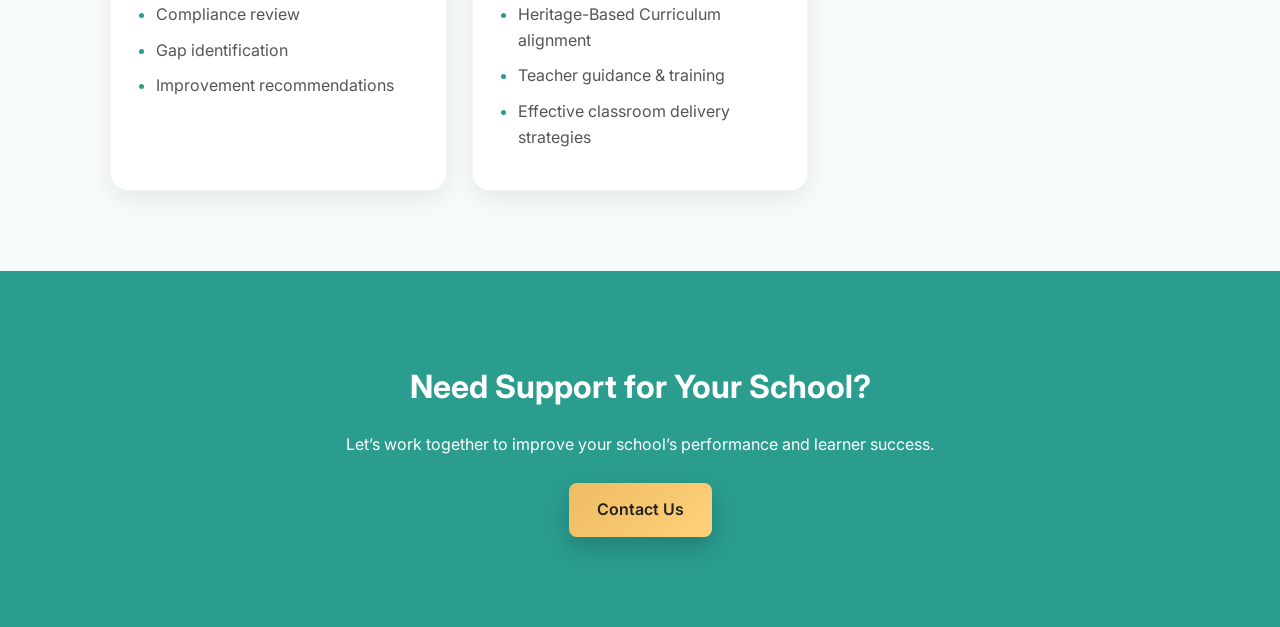
<file: services.html>
<!DOCTYPE html>
<html lang="en">
<head>
  <meta charset="UTF-8">
  <meta name="viewport" content="width=device-width, initial-scale=1.0">
  <title>Education Consulting Services | Bridge-to-Learning</title>

  <meta name="description" content="Explore Bridge-to-Learning's education consulting services including academic advising, university applications, career guidance, and student support.">

  <meta name="robots" content="index, follow">

  <link rel="canonical" href="https://www.bridgetolearningeducation.co.za/services.html">

  <meta property="og:type" content="website">
  <meta property="og:site_name" content="Bridge-to-Learning">
  <meta property="og:title" content="Education Consulting Services | Bridge-to-Learning">
  <meta property="og:description" content="Explore our education consulting, university application support, career guidance, and academic advising services.">
  <meta property="og:url" content="https://www.bridgetolearningeducation.co.za/services.html">
  <meta property="og:image" content="https://www.bridgetolearningeducation.co.za/logo1.png">

  <meta name="twitter:card" content="summary_large_image">


  <!-- Google Analytics -->
  <script async src="https://www.googletagmanager.com/gtag/js?id=G-YYG0RNJXDR"></script>
  <script>
    window.dataLayer = window.dataLayer || [];
    function gtag(){dataLayer.push(arguments);}
    gtag('js', new Date());

    gtag('config', 'G-YYG0RNJXDR');
  </script>

   <script type="application/ld+json">
{
  "@context": "https://schema.org",
  "@type": "Organization",
  "@id": "https://www.bridgetolearningeducation.co.za/#organization",
  "name": "Bridge-to-Learning",
  "url": "https://www.bridgetolearningeducation.co.za/",
  "logo": "https://www.bridgetolearningeducation.co.za/logo1.png",
  "description": "Bridge-to-Learning is a Zimbabwe-based education consultancy specializing in inclusive education, school leadership development, curriculum implementation, academic improvement, and school effectiveness.",
  "email": "bridgetolearning123@gmail.com",
  "telephone": "+263710360643",
  "address": {
  "@type": "PostalAddress",
  "addressLocality": "Bulawayo",
  "addressCountry": "Zimbabwe"
},
  "areaServed": {
    "@type": "Country",
    "name": "Zimbabwe"
  }
}
</script>

  <link rel="stylesheet" href="style.css">

<link rel="icon" type="image/x-icon" href="/favicon.ico">
<link rel="icon" type="image/png" sizes="32x32" href="/favicon-32x32.png">
<link rel="icon" type="image/png" sizes="16x16" href="/favicon-16x16.png">
<link rel="apple-touch-icon" href="/apple-touch-icon.png">
<link rel="manifest" href="/site.webmanifest">

</head>

<body>

<!-- HEADER -->
<header>
  <div class="logo">
    <img src="logo1.png" alt="Bridge-to-Learning Logo">
    <span>Bridge-to-Learning</span>
  </div> 

  <div class="menu-toggle" id="menu-toggle">☰</div>

  <nav id="nav-menu">
    <ul>
      <li><a href="index.html">Home</a></li>
      <li><a href="about.html">About</a></li>
      <li><a href="services.html">Services</a></li>
      <li><a href="contact.html">Contact</a></li>
      <li><a href="profiles.html">Team</a></li>
    </ul>
  </nav>
</header>

<!-- HERO -->
<section class="hero services-hero fade-in">
  <div class="container">
    <span class="hero-tag">Professional School Support</span>
    <h1>Our Services</h1>
    <p>Comprehensive support designed to strengthen schools, empower educators, and improve learner outcomes.</p>
  </div>
</section>

<!-- SERVICES INTRO -->
<section class="intro fade-in">
  <div class="container intro-box">
    <h2>What We Offer</h2>
    <p>
      We provide tailored education consultancy services that help schools build stronger systems,
      support diverse learners, and improve teaching, leadership, and overall performance.
    </p>
  </div>
</section>

<!-- SERVICES SECTION -->
<section class="services-page fade-in">
  <div class="container">

    <div class="section-heading">
      <h2>Core Service Areas</h2>
      <p>Practical, school-focused solutions that address leadership, inclusion, curriculum, and learner support.</p>
    </div>

    <div class="services-grid">

      <div class="service-block premium-service-card">
        <h3>Inclusive Education Support</h3>
        <ul>
          <li>Classroom audits & assessments</li>
          <li>Teacher training (ADHD, Autism, Dyslexia)</li>
          <li>IEP development</li>
          <li>Speech & occupational therapy support</li>
          <li>Learning support department setup</li>
        </ul>
      </div>

      <div class="service-block premium-service-card">
        <h3>School Leadership & Management</h3>
        <ul>
          <li>Leadership training for principals</li>
          <li>Policy & procedure audits</li>
          <li>Staff mentorship programs</li>
          <li>Strategic planning workshops</li>
        </ul>
      </div>

      <div class="service-block premium-service-card">
        <h3>Academic Remediation & Student Support</h3>
        <ul>
          <li>Diagnostic assessments</li>
          <li>Remedial programs</li>
          <li>After-school support</li>
          <li>Curriculum adaptation</li>
          <li>Progress tracking</li>
        </ul>
      </div>

      <div class="service-block premium-service-card">
        <h3>School Inspection Readiness Audit</h3>
        <ul>
          <li>Compliance review</li>
          <li>Gap identification</li>
          <li>Improvement recommendations</li>
        </ul>
      </div>

      <div class="service-block premium-service-card">
        <h3>Curriculum Implementation Support</h3>
        <ul>
          <li>Heritage-Based Curriculum alignment</li>
          <li>Teacher guidance & training</li>
          <li>Effective classroom delivery strategies</li>
        </ul>
      </div>

    </div>

  </div>
</section>

<!-- CTA -->
<section class="cta fade-in">
  <div class="container">
    <h2>Need Support for Your School?</h2>
    <p>Let’s work together to improve your school’s performance and learner success.</p>

    <a href="contact.html"
       class="btn"
       onclick="return trackContactClick(event, 'Services CTA Contact Us')">
      Contact Us
    </a>
  </div>
</section>

<!-- FLOATING BUTTONS -->
<a href="contact.html"
   class="sticky-btn"
   onclick="return trackContactClick(event, 'Services Sticky Contact Button')">
  Contact
</a>

<a href="https://wa.me/263772975546"
   class="whatsapp-btn"
   target="_blank"
   onclick="return trackWhatsAppClick(event, 'Services Floating WhatsApp')">
  💬 WhatsApp
</a>

<!-- SCRIPTS -->
<script src="script.js"></script>

</body>
</html>
</file>
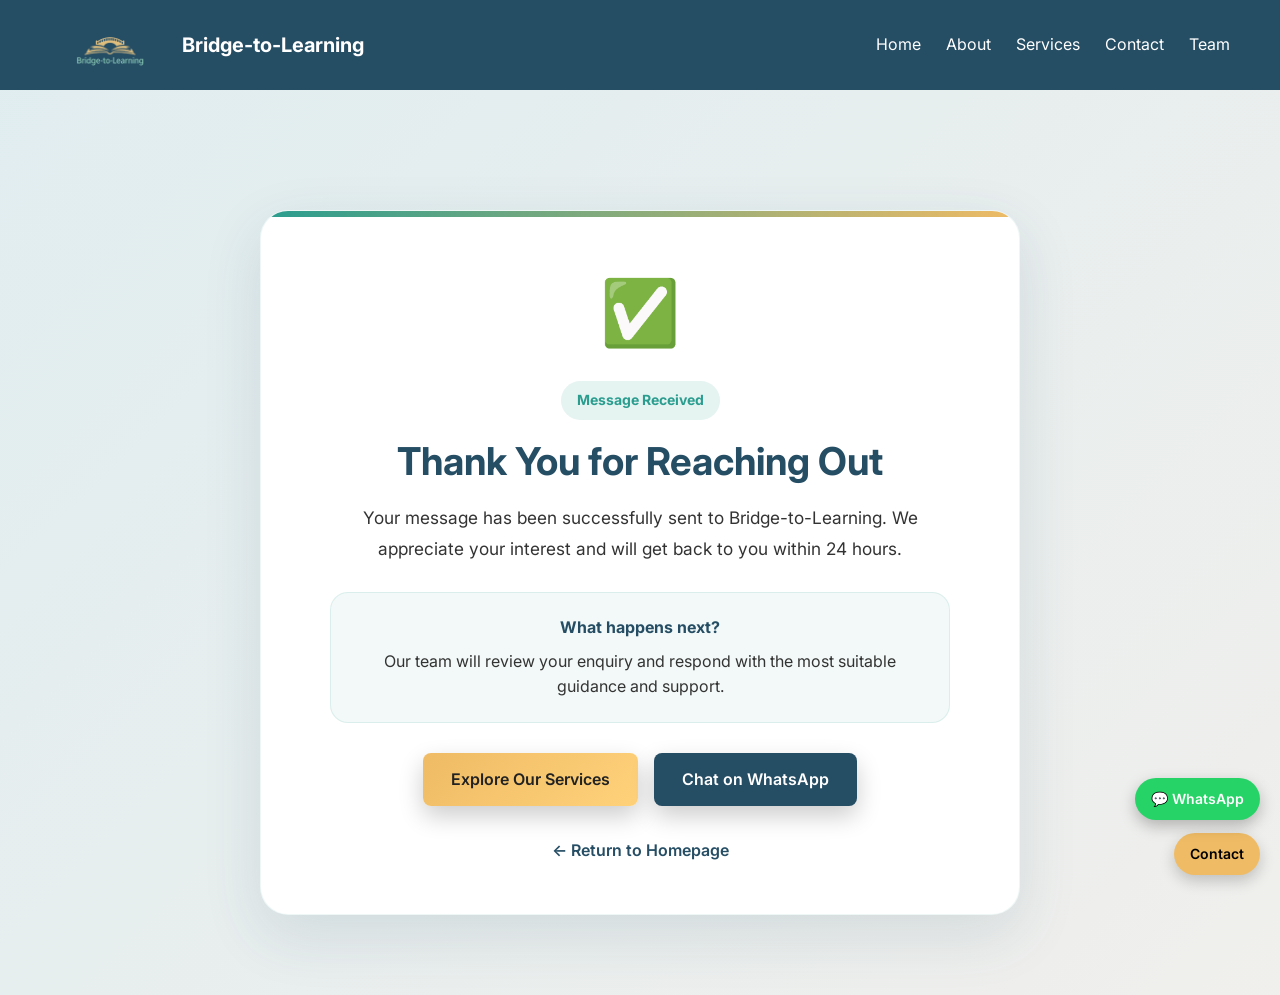
<file: thank-you.html>
<!DOCTYPE html>
<html lang="en">
<head>
  <meta charset="UTF-8">
  <meta name="viewport" content="width=device-width, initial-scale=1.0">
  <title>Thank You - Bridge-to-Learning</title>

  <!-- Google Analytics -->
  <script async src="https://www.googletagmanager.com/gtag/js?id=G-YYG0RNJXDR"></script>
  <script>
    window.dataLayer = window.dataLayer || [];
    function gtag(){dataLayer.push(arguments);}
    gtag('js', new Date());

    gtag('config', 'G-YYG0RNJXDR');
  </script>

  <link rel="stylesheet" href="style.css">

<link rel="icon" type="image/x-icon" href="/favicon.ico">
<link rel="icon" type="image/png" sizes="32x32" href="/favicon-32x32.png">
<link rel="icon" type="image/png" sizes="16x16" href="/favicon-16x16.png">
<link rel="apple-touch-icon" href="/apple-touch-icon.png">
<link rel="manifest" href="/site.webmanifest">

</head>

<body>

<!-- HEADER -->
<header>
  <div class="logo">
    <img src="logo1.png" alt="Bridge-to-Learning Logo">
    <span>Bridge-to-Learning</span>
  </div>

  <div class="menu-toggle" id="menu-toggle">☰</div>

  <nav id="nav-menu">
    <ul>
      <li><a href="index.html">Home</a></li>
      <li><a href="about.html">About</a></li>
      <li><a href="services.html">Services</a></li>
      <li><a href="contact.html">Contact</a></li>
      <li><a href="profiles.html">Team</a></li>
    </ul>
  </nav>
</header>

<!-- THANK YOU HERO -->
<section class="thank-you-section fade-in">
  <div class="container">
    <div class="thank-you-card">

      <div class="thank-you-icon">✅</div>
      <span class="thank-you-tag">Message Received</span>

      <h1>Thank You for Reaching Out</h1>

      <p class="thank-you-text">
        Your message has been successfully sent to Bridge-to-Learning.
        We appreciate your interest and will get back to you within 24 hours.
      </p>

      <div class="thank-you-highlight">
        <strong>What happens next?</strong>
        <p>Our team will review your enquiry and respond with the most suitable guidance and support.</p>
      </div>

      <!-- ACTION BUTTONS -->
      <div class="thank-you-actions">

        <a href="services.html" class="btn">
          Explore Our Services
        </a>

        <!-- ✅ TRACKED WHATSAPP CTA -->
        <a href="https://wa.me/263772975546"
           target="_blank"
           class="btn thank-you-btn-secondary"
           onclick="return trackWhatsAppClick(event, 'Thank You Page WhatsApp CTA')">
           Chat on WhatsApp
        </a>

      </div>

      <a href="index.html" class="back-home-link">← Return to Homepage</a>

    </div>
  </div>
</section>

<!-- FLOATING BUTTONS -->
<a href="contact.html" class="sticky-btn">Contact</a>

<!-- ✅ TRACKED FLOATING BUTTON -->
<a href="https://wa.me/263772975546"
   class="whatsapp-btn"
   target="_blank"
   onclick="return trackWhatsAppClick(event, 'Thank You Floating WhatsApp')">
  💬 WhatsApp
</a>

<script src="script.js"></script>

<!-- ✅ IMPROVED CONVERSION TRACKING -->
<script>
  if (typeof gtag === "function") {
    gtag('event', 'generate_lead', {
      event_category: 'Contact Form',
      event_label: 'Thank You Page',
      value: 1
    });
  }
</script>

</body>
</html>
</file>
<file: style.css>
@import url('https://fonts.googleapis.com/css2?family=Inter:wght@300;400;600;700&display=swap');

/* ======================
ROOT COLORS
====================== */
:root {
  --primary: #2A9D8F;
  --secondary: #254D64;
  --accent: #EFBB65;
  --light: #F0F4F8;
  --dark: #254D64;
  --white: #ffffff;
  --text-dark: #333333;
}

/* ======================
RESET
====================== */
* {
  margin: 0;
  padding: 0;
  box-sizing: border-box;
  font-family: 'Inter', sans-serif;
}

html {
  scroll-behavior: smooth;
}

body {
  background: var(--light);
  color: var(--dark);
  line-height: 1.6;
  overflow-x: hidden;
}

/* ======================
CONTAINER
====================== */
.container {
  width: 100%;
  max-width: 1100px;
  margin: 0 auto;
  padding: 0 20px;
}

/* ======================
HEADER
====================== */
header {
  position: sticky;
  top: 0;
  z-index: 1000;
  display: flex;
  justify-content: space-between;
  align-items: center;
  height: 90px;
  padding: 0 50px;
  background: var(--dark);
  color: white;
}

/* ======================
LOGO
====================== */
.logo {
  display: flex;
  align-items: center;
  gap: 12px;
  height: 90px;
  overflow: hidden;
}

.logo img {
  height: 120px;
  width: auto;
  object-fit: contain;
  position: relative;
  top: 6px;
}

.logo span {
  font-size: 20px;
  font-weight: bold;
}

/* ======================
NAVIGATION
====================== */
nav ul {
  list-style: none;
  display: flex;
  gap: 25px;
  align-items: center;
}

nav a {
  color: white;
  text-decoration: none;
  transition: 0.3s;
}

nav a:hover {
  color: var(--accent);
}

/* ======================
HERO
====================== */
.hero {
  background: linear-gradient(120deg, var(--dark), var(--primary));
  color: white;
  text-align: center;
  padding: 80px 20px 100px;
}

.hero h1 {
  font-size: 44px;
  margin-bottom: 20px;
}

.hero p {
  font-size: 18px;
  color: rgba(255,255,255,0.85);
}

/* ======================
BUTTONS (PREMIUM)
====================== */
.btn,
.btn-outline {
  display: inline-block;
  padding: 14px 28px;
  border-radius: 8px;
  text-decoration: none;
  font-weight: 600;
  transition: all 0.3s ease;
}

.btn {
  background: linear-gradient(135deg, var(--accent), #ffd27a);
  color: #222;
  box-shadow: 0 10px 25px rgba(0,0,0,0.2);
}

.btn:hover {
  transform: translateY(-3px);
  box-shadow: 0 15px 30px rgba(0,0,0,0.3);
}

.btn-outline {
  border: 2px solid rgba(255,255,255,0.7);
  color: white;
}

.btn-outline:hover {
  background: white;
  color: var(--dark);
}

.hero-buttons {
  margin-top: 30px;
  display: flex;
  gap: 18px;
  justify-content: center;
  flex-wrap: wrap;
}

/* ======================
HERO STATS
====================== */
.hero-stats {
  margin-top: 35px;
  display: flex;
  justify-content: center;
  align-items: center;
  gap: 50px;
  flex-wrap: wrap;
}

.hero-stats div {
  text-align: center;
  min-width: 120px;
}

.hero-stats strong {
  display: block;
  font-size: 24px;
  line-height: 1;
  color: white;
  margin-bottom: 6px;
}

.hero-stats span {
  display: block;
  font-size: 13px;
  color: rgba(255,255,255,0.85);
}

/* ======================
SECTIONS
====================== */
section {
  padding: 80px 20px;
}

h2 {
  font-size: 32px;
  margin-bottom: 20px;
}

p {
  font-size: 16px;
  color: #333;
}

/* ======================
SERVICES PREVIEW / GENERAL CARDS
====================== */
.services-preview {
  background: white;
  text-align: center;
}

.card-container {
  display: grid;
  grid-template-columns: repeat(auto-fit, minmax(260px, 1fr));
  gap: 25px;
  margin-top: 50px;
}

.card {
  background: white;
  padding: 30px 25px;
  border-radius: 12px;
  box-shadow: 0 8px 25px rgba(0,0,0,0.08);
  transition: all 0.3s ease;
}

.card:hover {
  transform: translateY(-10px);
  box-shadow: 0 14px 35px rgba(0,0,0,0.12);
  border-left: 5px solid var(--primary);
}

/* ======================
ABOUT PREVIEW
====================== */
.about-preview {
  text-align: center;
}

.about-preview .btn {
  margin-top: 25px;
}

/* ======================
CTA
====================== */
.cta {
  background: var(--primary);
  color: white;
  text-align: center;
  padding: 90px 20px;
}

.cta h2,
.cta p {
  color: white;
}

.cta p {
  max-width: 600px;
  margin: 0 auto;
}

.cta .btn {
  margin-top: 25px;
}

/* ======================
FLOATING BUTTONS
====================== */
.sticky-btn {
  position: fixed;
  bottom: 25px;
  right: 20px;
  background: var(--accent);
  color: black;
  padding: 10px 16px;
  font-size: 14px;
  border-radius: 50px;
  text-decoration: none;
  font-weight: 600;
  box-shadow: 0 6px 15px rgba(0,0,0,0.2);
  transition: background 0.3s ease, box-shadow 0.3s ease, transform 0.3s ease;
  z-index: 999;
  opacity: 0;
  transform: translateX(80px);
  animation: slideInRight 0.6s ease forwards;
  animation-delay: 0.4s;
}

.sticky-btn:hover {
  transform: translateX(0) translateY(-3px) scale(1.05);
  box-shadow: 0 10px 25px rgba(0,0,0,0.3);
}

.whatsapp-btn {
  position: fixed;
  bottom: 80px;
  right: 20px;
  background: #25D366;
  color: white;
  padding: 10px 16px;
  font-size: 14px;
  border-radius: 50px;
  text-decoration: none;
  font-weight: 600;
  display: flex;
  align-items: center;
  gap: 6px;
  box-shadow: 0 6px 15px rgba(0,0,0,0.25);
  transition: background 0.3s ease, box-shadow 0.3s ease, transform 0.3s ease;
  z-index: 999;
  opacity: 0;
  transform: translateX(80px);
  animation:
    slideInRight 0.6s ease forwards,
    whatsappPulse 2s infinite 1s;
  animation-delay: 0.2s, 1s;
}

.whatsapp-btn:hover {
  transform: translateX(0) translateY(-3px) scale(1.05);
  background: #1ebe5d;
  box-shadow: 0 12px 25px rgba(0,0,0,0.3);
}

@keyframes slideInRight {
  to {
    opacity: 1;
    transform: translateX(0);
  }
}

@keyframes whatsappPulse {
  0% {
    box-shadow: 0 6px 15px rgba(0,0,0,0.25), 0 0 0 0 rgba(37, 211, 102, 0.6);
  }
  70% {
    box-shadow: 0 6px 15px rgba(0,0,0,0.25), 0 0 0 12px rgba(37, 211, 102, 0);
  }
  100% {
    box-shadow: 0 6px 15px rgba(0,0,0,0.25), 0 0 0 0 rgba(37, 211, 102, 0);
  }
}

/* ======================
MOBILE NAV
====================== */
/* ======================
MOBILE NAV
====================== */
.menu-toggle {
  display: none;
  font-size: 28px;
  cursor: pointer;
  position: relative;
  z-index: 2002;
}

@media (max-width: 768px) {
  header {
    padding: 0 20px;
    position: sticky;
    top: 0;
    z-index: 2000;
  }

  .menu-toggle {
    display: block;
    color: white;
    line-height: 1;
    padding: 8px;
  }

  nav {
    position: absolute;
    top: 90px;
    left: 0;
    right: 0;
    width: 100%;
    display: none;
    background: var(--dark);
    z-index: 2001;
    box-shadow: 0 12px 30px rgba(0, 0, 0, 0.18);
  }

  nav ul {
    flex-direction: column;
    padding: 20px 0;
    gap: 18px;
  }

  nav.show {
    display: block;
  }
}

/* ======================
ABOUT PAGE PREMIUM
====================== */
.about-hero {
  padding: 90px 20px 100px;
}

.hero-tag {
  display: inline-block;
  background: rgba(255,255,255,0.15);
  color: white;
  padding: 8px 16px;
  border-radius: 50px;
  font-size: 14px;
  font-weight: 600;
  margin-bottom: 20px;
  backdrop-filter: blur(6px);
}

.intro-box {
  background: white;
  padding: 50px 40px;
  border-radius: 20px;
  box-shadow: 0 10px 30px rgba(0,0,0,0.08);
  text-align: center;
}

.intro-box p + p {
  margin-top: 15px;
}

.section-heading {
  text-align: center;
  margin-bottom: 20px;
}

.section-heading p {
  max-width: 700px;
  margin: 0 auto;
  color: #555;
}

.about-values {
  background: #f8fbfc;
}

.premium-card {
  border: 1px solid rgba(0,0,0,0.04);
  border-radius: 16px;
}

.premium-card h3 {
  margin-bottom: 12px;
  color: var(--dark);
}

.premium-card p {
  color: #555;
}

/* ======================
SERVICES PAGE PREMIUM
====================== */
.services-hero {
  padding: 90px 20px 100px;
}

.services-page {
  background: #f8fbfc;
}

.services-grid {
  display: grid;
  grid-template-columns: repeat(auto-fit, minmax(280px, 1fr));
  gap: 25px;
  margin-top: 40px;
}

.premium-service-card {
  background: white;
  padding: 30px 25px;
  border-radius: 18px;
  box-shadow: 0 8px 25px rgba(0,0,0,0.08);
  border: 1px solid rgba(0,0,0,0.04);
  transition: all 0.3s ease;
}

.premium-service-card:hover {
  transform: translateY(-10px);
  box-shadow: 0 14px 35px rgba(0,0,0,0.12);
  border-left: 5px solid var(--primary);
}

.premium-service-card h3 {
  margin-bottom: 16px;
  color: var(--dark);
  font-size: 22px;
}

.premium-service-card ul {
  padding-left: 20px;
}

.premium-service-card li {
  margin-bottom: 10px;
  color: #555;
}

.service-block ul li::marker {
  color: var(--primary);
}

/* ======================
CONTACT PAGE LAYOUT
====================== */
.contact-hero {
  padding: 90px 20px 100px;
}

.contact-grid {
  display: grid;
  grid-template-columns: 1.1fr 0.9fr;
  gap: 30px;
  margin-top: 40px;
  align-items: start;
}

.contact-left-column {
  display: flex;
  flex-direction: column;
  gap: 25px;
}

.premium-form,
.premium-contact-card {
  background: white;
  padding: 35px 30px;
  border-radius: 20px;
  box-shadow: 0 10px 30px rgba(0,0,0,0.08);
}

/* ======================
CONTACT FORM
====================== */
.contact-form {
  display: flex;
  flex-direction: column;
  gap: 18px;
}

.contact-form input,
.contact-form textarea {
  width: 100%;
  padding: 15px 16px;
  border: 1px solid #d9e2e8;
  border-radius: 12px;
  font-size: 15px;
  outline: none;
  transition: all 0.3s ease;
  background: #fcfdfe;
}

.contact-form input:focus,
.contact-form textarea:focus {
  border-color: var(--primary);
  box-shadow: 0 0 0 3px rgba(42, 157, 143, 0.12);
}

.contact-form textarea {
  resize: vertical;
  min-height: 140px;
}

/* ======================
FORM SUCCESS MESSAGE
====================== */
.form-success {
  display: none;
  margin-top: 10px;
  padding: 14px 16px;
  border-radius: 12px;
  background: #ecfdf3;
  color: #127a46;
  font-weight: 600;
  border: 1px solid #b7ebc9;
}

.show-success {
  display: block;
  animation: fadeUp 0.4s ease;
}

@keyframes fadeUp {
  from {
    opacity: 0;
    transform: translateY(8px);
  }
  to {
    opacity: 1;
    transform: translateY(0);
  }
}

/* ======================
CONTACT DETAILS
====================== */
.contact-details h3 {
  margin-bottom: 20px;
  color: var(--dark);
  font-size: 24px;
}

.contact-item {
  padding: 14px 0;
  border-bottom: 1px solid #eef2f5;
}

.contact-item:last-child {
  border-bottom: none;
}

.contact-item p {
  margin: 0;
}

.contact-item p + p {
  margin-top: 6px;
  color: #555;
}

/* ======================
EMAIL CARDS
====================== */
.premium-email-list {
  margin-top: 12px;
  display: flex;
  flex-direction: column;
  gap: 14px;
}

.email-card {
  display: flex;
  align-items: center;
  justify-content: flex-start;
  gap: 14px;
  padding: 18px;
  background: #fff;
  border: 1px solid rgba(37, 77, 100, 0.08);
  border-radius: 18px;
  text-decoration: none;
  transition: all 0.3s ease;
  box-shadow: 0 10px 25px rgba(0, 0, 0, 0.05);
  margin-bottom: 14px;
}

.email-card:hover {
  transform: translateY(-4px);
  border-color: rgba(42, 157, 143, 0.35);
  box-shadow: 0 12px 28px rgba(0,0,0,0.08);
  background: white;
}

.email-icon {
  width: 46px;
  height: 46px;
  min-width: 46px;
  border-radius: 50%;
  background: linear-gradient(135deg, var(--primary), #47b9ab);
  color: white;
  display: flex;
  align-items: center;
  justify-content: center;
  font-size: 20px;
  box-shadow: 0 8px 18px rgba(42, 157, 143, 0.22);
}

.email-content {
  display: flex;
  flex-direction: column;
  align-items: flex-start;
  justify-content: center;
  text-align: left;
  min-width: 0;
  flex: 1;
}

.email-label {
  font-size: 13px;
  font-weight: 600;
  color: var(--primary);
  margin-bottom: 3px;
  text-transform: uppercase;
  letter-spacing: 0.4px;
  display: block;
  width: 100%;
  text-align: left;
}

.email-address {
  font-size: 15px;
  color: var(--dark);
  word-break: break-word;
  display: block;
  width: 100%;
  text-align: left;
}

/* ======================
PHONE CARDS
====================== */
.premium-phone-list {
  margin-top: 12px;
  display: flex;
  flex-direction: column;
  gap: 14px;
}

.phone-card {
  display: flex;
  align-items: center;
  justify-content: space-between;
  gap: 14px;
  padding: 18px;
  background: #fff;
  border: 1px solid rgba(37, 77, 100, 0.08);
  border-radius: 18px;
  text-decoration: none;
  transition: all 0.3s ease;
  box-shadow: 0 10px 25px rgba(0, 0, 0, 0.05);
  margin-bottom: 14px;
}

.phone-card:hover {
  transform: translateY(-4px);
  border-color: rgba(42, 157, 143, 0.35);
  box-shadow: 0 12px 28px rgba(0,0,0,0.08);
  background: white;
}

.phone-icon {
  width: 46px;
  height: 46px;
  min-width: 46px;
  border-radius: 50%;
  background: linear-gradient(135deg, var(--primary), #47b9ab);
  color: white;
  display: flex;
  align-items: center;
  justify-content: center;
  font-size: 20px;
  box-shadow: 0 8px 18px rgba(42, 157, 143, 0.22);
}

.phone-content {
  display: flex;
  flex-direction: column;
  min-width: 0;
}

.phone-label {
  font-size: 13px;
  font-weight: 600;
  color: var(--primary);
  margin-bottom: 3px;
  text-transform: uppercase;
  letter-spacing: 0.4px;
}

.phone-number {
  font-size: 15px;
  color: var(--dark);
}

/* ======================
LOCATION CARD
====================== */
.location-card {
  display: flex;
  align-items: flex-start;
  gap: 14px;
  padding: 16px 18px;
  background: linear-gradient(135deg, #f8fbfc, #eef6f8);
  border: 1px solid rgba(42, 157, 143, 0.12);
  border-radius: 14px;
  box-shadow: 0 6px 18px rgba(0,0,0,0.04);
  transition: all 0.3s ease;
}

.location-card:hover {
  transform: translateY(-4px);
  border-color: rgba(42, 157, 143, 0.35);
  box-shadow: 0 12px 28px rgba(0,0,0,0.08);
  background: white;
}

.location-icon {
  width: 46px;
  height: 46px;
  min-width: 46px;
  border-radius: 50%;
  background: linear-gradient(135deg, var(--primary), #47b9ab);
  color: white;
  display: flex;
  align-items: center;
  justify-content: center;
  font-size: 20px;
  box-shadow: 0 8px 18px rgba(42, 157, 143, 0.22);
}

.location-content {
  display: flex;
  flex-direction: column;
}

.location-label {
  font-size: 13px;
  font-weight: 600;
  color: var(--primary);
  text-transform: uppercase;
  letter-spacing: 0.4px;
  margin-bottom: 4px;
}

.location-address {
  font-size: 15px;
  color: var(--dark);
  margin-bottom: 8px;
}

.location-link {
  font-size: 13px;
  color: var(--primary);
  text-decoration: none;
  font-weight: 600;
  transition: 0.3s;
}

.location-link:hover {
  text-decoration: underline;
}

/* ======================
CONTACT MAP
====================== */
.contact-map {
  width: 100%;
}

.map-card.contact-map {
  background: white;
  border-radius: 20px;
  overflow: hidden;
  box-shadow: 0 10px 30px rgba(0,0,0,0.08);
  padding: 0;
  height: 320px;
  min-height: 320px;
}

.map-card.contact-map iframe {
  display: block;
  width: 100%;
  height: 320px;
  border: 0;
}

/* ======================
OPTIONAL MAP SECTION
====================== */
.map-section {
  background: #f8fbfc;
}

/* =========================
   CONTACT PAGE PREMIUM UPGRADES
========================= */
.response-badge {
  margin-top: 20px;
  display: inline-flex;
  align-items: center;
  gap: 10px;
  background: rgba(255, 255, 255, 0.18);
  color: #fff;
  padding: 12px 18px;
  border-radius: 999px;
  backdrop-filter: blur(10px);
  font-size: 0.95rem;
  font-weight: 600;
  box-shadow: 0 8px 20px rgba(0, 0, 0, 0.12);
}

.input-group {
  position: relative;
  margin-bottom: 18px;
}

.input-group .input-icon {
  position: absolute;
  top: 16px;
  left: 14px;
  font-size: 1rem;
  z-index: 2;
}

.input-group input,
.input-group select,
.input-group textarea {
  width: 100%;
  padding: 14px 16px 14px 46px;
  border: 1px solid rgba(37, 77, 100, 0.15);
  border-radius: 14px;
  background: #fff;
  font-size: 1rem;
  color: var(--text-dark);
  outline: none;
  transition: all 0.3s ease;
}

.input-group textarea {
  resize: vertical;
  min-height: 150px;
}

.input-group input:focus,
.input-group select:focus,
.input-group textarea:focus {
  border-color: var(--primary);
  box-shadow: 0 0 0 4px rgba(42, 157, 143, 0.12);
}

.textarea-group .input-icon {
  top: 18px;
}

.submit-btn {
  position: relative;
  display: inline-flex;
  align-items: center;
  justify-content: center;
  gap: 10px;
  min-width: 190px;
}

.btn-loader {
  width: 18px;
  height: 18px;
  border: 2px solid rgba(255, 255, 255, 0.5);
  border-top-color: #fff;
  border-radius: 50%;
  display: none;
  animation: spin 0.8s linear infinite;
}

.submit-btn.loading .btn-loader {
  display: inline-block;
}

.submit-btn.loading .btn-text {
  opacity: 0.85;
}

.submit-btn:disabled {
  opacity: 0.9;
  cursor: not-allowed;
}

@keyframes spin {
  to {
    transform: rotate(360deg);
  }
}

.premium-hover-card {
  transition: transform 0.3s ease, box-shadow 0.3s ease, border-color 0.3s ease;
}

.premium-hover-card:hover {
  transform: translateY(-4px);
  box-shadow: 0 18px 35px rgba(37, 77, 100, 0.12);
  border-color: rgba(42, 157, 143, 0.25);
}

.card-main-link {
  display: flex;
  align-items: center;
  gap: 14px;
  text-decoration: none;
  color: inherit;
  flex: 1;
}

.copy-btn {
  border: none;
  background: linear-gradient(135deg, var(--primary), var(--secondary));
  color: #fff;
  padding: 9px 14px;
  border-radius: 10px;
  font-size: 0.85rem;
  font-weight: 600;
  cursor: pointer;
  transition: transform 0.25s ease, opacity 0.25s ease;
  white-space: nowrap;
}

.copy-btn:hover {
  transform: translateY(-2px);
  opacity: 0.95;
}

.hours-card {
  background: #fff;
  border: 1px solid rgba(37, 77, 100, 0.08);
  border-radius: 18px;
  padding: 18px;
  box-shadow: 0 10px 25px rgba(0, 0, 0, 0.05);
}

.hours-row {
  display: flex;
  justify-content: space-between;
  gap: 15px;
  padding: 12px 0;
  border-bottom: 1px solid rgba(37, 77, 100, 0.08);
  font-size: 0.96rem;
}

.hours-row:last-child {
  border-bottom: none;
}

.faq-section {
  padding: 80px 20px;
  background: linear-gradient(180deg, #f8fbfd 0%, #eef5f8 100%);
}

.faq-container {
  max-width: 900px;
  margin: 0 auto;
}

.faq-item {
  background: #fff;
  border-radius: 18px;
  margin-bottom: 16px;
  padding: 0;
  overflow: hidden;
  border: 1px solid rgba(37, 77, 100, 0.08);
  box-shadow: 0 10px 25px rgba(0, 0, 0, 0.05);
}

.faq-item summary {
  list-style: none;
  cursor: pointer;
  padding: 20px 24px;
  font-weight: 700;
  color: var(--secondary);
  position: relative;
  transition: background 0.3s ease;
}

.faq-item summary::-webkit-details-marker {
  display: none;
}

.faq-item summary::after {
  content: "+";
  position: absolute;
  right: 24px;
  top: 50%;
  transform: translateY(-50%);
  font-size: 1.4rem;
  color: var(--primary);
}

.faq-item[open] summary::after {
  content: "−";
}

.faq-item[open] summary {
  background: rgba(42, 157, 143, 0.06);
}

.faq-item p {
  padding: 0 24px 22px;
  margin: 0;
  color: #555;
  line-height: 1.7;
}

.form-success {
  display: none;
  margin-top: 18px;
  padding: 14px 16px;
  border-radius: 12px;
  background: rgba(42, 157, 143, 0.12);
  color: var(--secondary);
  font-weight: 600;
}

.form-success.show-success {
  display: block;
}

/* =========================
   CONTACT EXTRA STACK
========================= */
.contact-extra-stack {
  margin-top: 20px;
}

.urgent-box {
  background: #fff;
  padding: 40px 34px;
  border-radius: 18px;
  border: 1px solid rgba(37, 77, 100, 0.08);
  box-shadow: 0 10px 25px rgba(0, 0, 0, 0.06);
  transition: transform 0.3s ease, box-shadow 0.3s ease;
}

.urgent-box:hover {
  transform: translateY(-4px);
  box-shadow: 0 18px 35px rgba(37, 77, 100, 0.12);
}

.urgent-box h4 {
  margin-bottom: 14px;
  color: var(--secondary);
  font-size: 1.1rem;
  font-weight: 700;
}

.urgent-box p {
  margin-bottom: 14px;
  color: #555;
  line-height: 1.7;
}

.urgent-btn {
  display: inline-block;
}

/* ======================
PROFILES PAGE
====================== */
.profiles-section {
  background: #f8fbfc;
}

.profiles-section h2 {
  text-align: center;
}

.profiles-intro {
  max-width: 760px;
  margin: 0 auto 50px;
  text-align: center;
  color: #555;
}

/* MAIN 2-COLUMN PERSON LAYOUT */
.profile-container {
  display: grid;
  grid-template-columns: repeat(2, minmax(320px, 1fr));
  gap: 32px;
  align-items: stretch;
}

/* EACH PERSON GROUP */
.profile-group {
  display: grid;
  grid-template-rows: auto 1fr 1fr;
  gap: 22px;
  align-items: stretch;
  height: 100%;
  opacity: 1;
  transition: opacity 0.3s ease;
}

.profile-card {
  position: relative;
  overflow: hidden;
  background: white;
  border-radius: 20px;
  padding: 28px 24px;
  box-shadow: 0 10px 30px rgba(0,0,0,0.08);
  border: 1px solid rgba(0,0,0,0.04);
  transition: transform 0.3s ease, box-shadow 0.3s ease, border-color 0.3s ease;
  height: 100%;
}

.profile-card:hover {
  transform: translateY(-6px);
  box-shadow: 0 18px 36px rgba(0,0,0,0.12);
  border-color: rgba(42, 157, 143, 0.18);
}

.profile-card::after {
  content: "";
  position: absolute;
  width: 200px;
  height: 200px;
  background: radial-gradient(circle, rgba(42,157,143,0.18), transparent 70%);
  top: -50%;
  left: -50%;
  opacity: 0;
  transition: opacity 0.3s ease;
}

.profile-card:hover::after {
  opacity: 1;
}

.main-card {
  text-align: center;
  position: relative;
  overflow: hidden;
  padding-top: 34px;
}

.main-card::before {
  content: "";
  position: absolute;
  top: 0;
  left: 0;
  width: 100%;
  height: 6px;
  background: linear-gradient(90deg, var(--primary), var(--accent));
}

.profile-badge {
  display: inline-block;
  background: linear-gradient(135deg, var(--primary), #47b9ab);
  color: white;
  padding: 8px 14px;
  border-radius: 999px;
  font-size: 12px;
  font-weight: 700;
  margin-bottom: 18px;
  box-shadow: 0 8px 20px rgba(42, 157, 143, 0.22);
  animation: floatBadge 3s ease-in-out infinite;
}

.main-card img {
  width: 130px;
  height: 130px;
  object-fit: cover;
  border-radius: 50%;
  display: block;
  margin: 0 auto 18px;
  border: 5px solid #f4fbfb;
  box-shadow:
    0 0 0 6px rgba(42, 157, 143, 0.08),
    0 12px 28px rgba(0,0,0,0.12),
    0 0 24px rgba(42, 157, 143, 0.12);
  transition: transform 0.3s ease, box-shadow 0.3s ease;
}

.main-card:hover img {
  transform: scale(1.03);
  box-shadow:
    0 0 0 8px rgba(42, 157, 143, 0.1),
    0 16px 34px rgba(0,0,0,0.14),
    0 0 30px rgba(42, 157, 143, 0.16);
}

.main-card h3 {
  font-size: 24px;
  color: var(--dark);
  margin-bottom: 6px;
}

.role {
  display: inline-block;
  color: var(--primary);
  font-weight: 700;
  font-size: 14px;
  margin-bottom: 14px;
  text-transform: uppercase;
  letter-spacing: 0.4px;
}

.profile-summary {
  color: #555;
  max-width: 420px;
  margin: 0 auto;
}

.info-card {
  text-align: left;
  display: flex;
  flex-direction: column;
  justify-content: flex-start;
}

.card-icon {
  width: 48px;
  height: 48px;
  border-radius: 14px;
  display: flex;
  align-items: center;
  justify-content: center;
  background: linear-gradient(135deg, rgba(42, 157, 143, 0.14), rgba(71, 185, 171, 0.2));
  font-size: 22px;
  margin-bottom: 16px;
}

.info-card h4 {
  font-size: 20px;
  color: var(--dark);
  margin-bottom: 14px;
}

.info-card ul {
  padding-left: 20px;
  margin: 0;
}

.info-card li {
  margin-bottom: 10px;
  color: #555;
  transition: transform 0.25s ease, color 0.25s ease;
}

.info-card li:last-child {
  margin-bottom: 0;
}

.info-card li:hover {
  transform: translateX(6px);
  color: var(--primary);
}

/* SOFT ENTRANCE */
.profile-group .profile-card,
.testimonials .card {
  opacity: 0;
  transform: translateY(24px);
  animation: profileFadeUp 0.8s ease forwards;
}

.profile-group .profile-card:nth-child(1) {
  animation-delay: 0.1s;
}

.profile-group .profile-card:nth-child(2) {
  animation-delay: 0.22s;
}

.profile-group .profile-card:nth-child(3) {
  animation-delay: 0.34s;
}

.profile-group:nth-child(2) .profile-card:nth-child(1) {
  animation-delay: 0.18s;
}

.profile-group:nth-child(2) .profile-card:nth-child(2) {
  animation-delay: 0.3s;
}

.profile-group:nth-child(2) .profile-card:nth-child(3) {
  animation-delay: 0.42s;
}

@keyframes profileFadeUp {
  to {
    opacity: 1;
    transform: translateY(0);
  }
}

@keyframes floatBadge {
  0%, 100% { transform: translateY(0); }
  50% { transform: translateY(-6px); }
}

/* TESTIMONIALS */
.testimonials {
  background: linear-gradient(180deg, #ffffff 0%, #f8fbfc 100%);
  text-align: center;
}

.testimonials h2 {
  margin-bottom: 30px;
}

.testimonials .card-container {
  margin-top: 20px;
  display: grid;
  grid-template-columns: repeat(2, minmax(280px, 1fr));
  gap: 24px;
  align-items: stretch;
}

.testimonials .card {
  text-align: left;
  position: relative;
  padding: 34px 28px 28px;
  border-radius: 20px;
  background: white;
  border: 1px solid rgba(42, 157, 143, 0.08);
  box-shadow: 0 10px 28px rgba(0,0,0,0.06);
  transition: transform 0.3s ease, box-shadow 0.3s ease, border-color 0.3s ease;
  height: 100%;
}

.testimonials .card:hover {
  transform: translateY(-6px);
  box-shadow: 0 18px 38px rgba(0,0,0,0.1);
  border-color: rgba(42, 157, 143, 0.18);
}

.testimonials .card::before {
  content: "“";
  position: absolute;
  top: 12px;
  left: 18px;
  font-size: 56px;
  line-height: 1;
  color: rgba(42, 157, 143, 0.16);
  font-weight: 700;
}

.testimonials .card p {
  position: relative;
  z-index: 1;
  font-size: 16px;
  line-height: 1.8;
  color: #555;
  font-style: italic;
  margin-bottom: 18px;
}

.testimonials .card strong {
  display: inline-block;
  position: relative;
  z-index: 1;
  color: var(--dark);
  font-size: 14px;
  font-weight: 700;
  padding-top: 10px;
  border-top: 1px solid rgba(37, 77, 100, 0.08);
}

.testimonials .card:nth-child(1) {
  animation-delay: 0.15s;
}

.testimonials .card:nth-child(2) {
  animation-delay: 0.3s;
}

.cta .btn {
  animation: pulseBtn 2.5s infinite;
}

@keyframes pulseBtn {
  0% { box-shadow: 0 0 0 0 rgba(239,187,101,0.6); }
  70% { box-shadow: 0 0 0 14px rgba(239,187,101,0); }
  100% { box-shadow: 0 0 0 0 rgba(239,187,101,0); }
}

.form-error {
  background: rgba(192, 57, 43, 0.08);
  border: 1px solid rgba(192, 57, 43, 0.2);
  color: #c0392b;
  padding: 14px 16px;
  border-radius: 12px;
  margin-top: 14px;
  font-weight: 600;
}

/* =========================
   THANK YOU PAGE
========================= */
.thank-you-section {
  min-height: calc(100vh - 90px);
  display: flex;
  align-items: center;
  justify-content: center;
  padding: 120px 20px 80px;
  background: linear-gradient(135deg, rgba(42, 157, 143, 0.08), rgba(239, 182, 101, 0.08));
}

.thank-you-card {
  max-width: 760px;
  margin: 0 auto;
  background: var(--white);
  border-radius: 28px;
  padding: 50px 35px;
  text-align: center;
  box-shadow: 0 20px 60px rgba(37, 77, 100, 0.12);
  border: 1px solid rgba(42, 157, 143, 0.08);
  position: relative;
  overflow: hidden;
}

.thank-you-card::before {
  content: "";
  position: absolute;
  top: 0;
  left: 0;
  width: 100%;
  height: 6px;
  background: linear-gradient(90deg, var(--primary), var(--accent));
}

.thank-you-icon {
  font-size: 64px;
  margin-bottom: 18px;
  animation: popIn 0.6s ease;
}

.thank-you-tag {
  display: inline-block;
  background: rgba(42, 157, 143, 0.12);
  color: var(--primary);
  padding: 8px 16px;
  border-radius: 999px;
  font-size: 14px;
  font-weight: 700;
  margin-bottom: 18px;
}

.thank-you-card h1 {
  font-size: 2.4rem;
  color: var(--secondary);
  margin-bottom: 18px;
  line-height: 1.2;
}

.thank-you-text {
  font-size: 1.08rem;
  color: var(--text-dark);
  max-width: 620px;
  margin: 0 auto 28px;
  line-height: 1.8;
}

.thank-you-highlight {
  background: rgba(42, 157, 143, 0.06);
  border: 1px solid rgba(42, 157, 143, 0.12);
  border-radius: 18px;
  padding: 22px;
  margin: 0 auto 30px;
  max-width: 620px;
}

.thank-you-highlight strong {
  display: block;
  color: var(--secondary);
  margin-bottom: 8px;
  font-size: 1rem;
}

.thank-you-highlight p {
  margin: 0;
  color: var(--text-dark);
}

.thank-you-actions {
  display: flex;
  justify-content: center;
  gap: 16px;
  flex-wrap: wrap;
  margin-bottom: 24px;
}

.thank-you-btn-secondary {
  background: var(--secondary);
  color: var(--white);
}

.thank-you-btn-secondary:hover {
  transform: translateY(-3px);
}

.back-home-link {
  display: inline-block;
  margin-top: 8px;
  font-weight: 600;
  color: var(--secondary);
  text-decoration: none;
  transition: 0.3s ease;
}

.back-home-link:hover {
  color: var(--primary);
  transform: translateX(-3px);
}

@keyframes popIn {
  0% {
    transform: scale(0.7);
    opacity: 0;
  }
  100% {
    transform: scale(1);
    opacity: 1;
  }
}

/* ======================
RESPONSIVE
====================== */
@media (max-width: 992px) {
  .profile-container {
    grid-template-columns: 1fr;
  }

  .testimonials .card-container {
    grid-template-columns: 1fr;
  }
}

@media (max-width: 768px) {
  header {
    padding: 0 20px;
  }

  .menu-toggle {
    display: block;
    color: white;
  }

  nav {
    position: absolute;
    top: 90px;
    right: 0;
    width: 100%;
    display: none;
    background: var(--dark);
  }

  nav ul {
    flex-direction: column;
    padding: 20px 0;
  }

  nav.show {
    display: block;
  }

  .hero h1 {
    font-size: 34px;
  }

  .hero-buttons {
    flex-direction: column;
    align-items: center;
  }

  .hero-stats {
    gap: 20px;
  }

  .intro-box {
    padding: 35px 25px;
  }

  .hero-tag {
    font-size: 13px;
    padding: 7px 14px;
  }

  .services-grid {
    grid-template-columns: 1fr;
  }

  .premium-service-card {
    padding: 25px 20px;
  }

  .contact-grid {
    grid-template-columns: 1fr;
  }

  .premium-form,
  .premium-contact-card {
    padding: 25px 20px;
  }

  .email-card,
  .phone-card {
    padding: 12px 14px;
    gap: 12px;
  }

  .email-icon,
  .phone-icon,
  .location-icon {
    width: 42px;
    height: 42px;
    min-width: 42px;
    font-size: 18px;
  }

  .email-address,
  .phone-number,
  .location-address {
    font-size: 14px;
  }

  .location-card {
    padding: 14px;
  }

  .map-card.contact-map {
    height: 280px;
    min-height: 280px;
  }

  .map-card.contact-map iframe {
    height: 280px;
  }

  .response-badge {
    font-size: 0.85rem;
    padding: 10px 14px;
  }

  .phone-card,
  .email-card {
    flex-direction: column;
    align-items: flex-start;
  }

  .card-main-link {
    width: 100%;
  }

  .copy-btn {
    align-self: flex-start;
  }

  .hours-row {
    flex-direction: column;
    align-items: flex-start;
  }

  .faq-item summary {
    padding-right: 50px;
  }

  .profile-card {
    padding: 24px 20px;
  }

  .main-card img {
    width: 110px;
    height: 110px;
  }

  .main-card h3 {
    font-size: 22px;
  }

  .info-card h4 {
    font-size: 18px;
  }

  .whatsapp-btn,
  .sticky-btn {
    right: 15px;
    font-size: 13px;
    padding: 9px 14px;
  }

  .whatsapp-btn {
    bottom: 75px;
  }

  .sticky-btn {
    bottom: 20px;
  }

  .thank-you-section {
    padding: 110px 16px 60px;
  }

  .thank-you-card {
    padding: 40px 22px;
    border-radius: 22px;
  }

  .thank-you-card h1 {
    font-size: 2rem;
  }

  .thank-you-text {
    font-size: 1rem;
  }

  .thank-you-actions {
    flex-direction: column;
    align-items: center;
  }

  .thank-you-actions .btn {
    width: 100%;
    max-width: 300px;
  }
}

/* FIX SELECT ICON ALIGNMENT (MOBILE) */
.input-group select {
  padding-left: 46px;
  appearance: none;
  -webkit-appearance: none;
  -moz-appearance: none;
}

/* FIX ICON POSITION FOR SELECT */
.input-group select + .input-icon,
.input-group .input-icon {
  top: 50%;
  transform: translateY(-50%);
}

/* EXTRA MOBILE TWEAK */
@media (max-width: 768px) {
  .input-group .input-icon {
    left: 14px;
    font-size: 0.95rem;
  }
}

/* FIX TEXTAREA ICON ALIGNMENT */
.textarea-group .input-icon {
  position: absolute;
  left: 14px;
  top: 14px;
  transform: none;
}

.textarea-group textarea {
  padding-left: 46px;
  padding-top: 18px;
}
</file>
